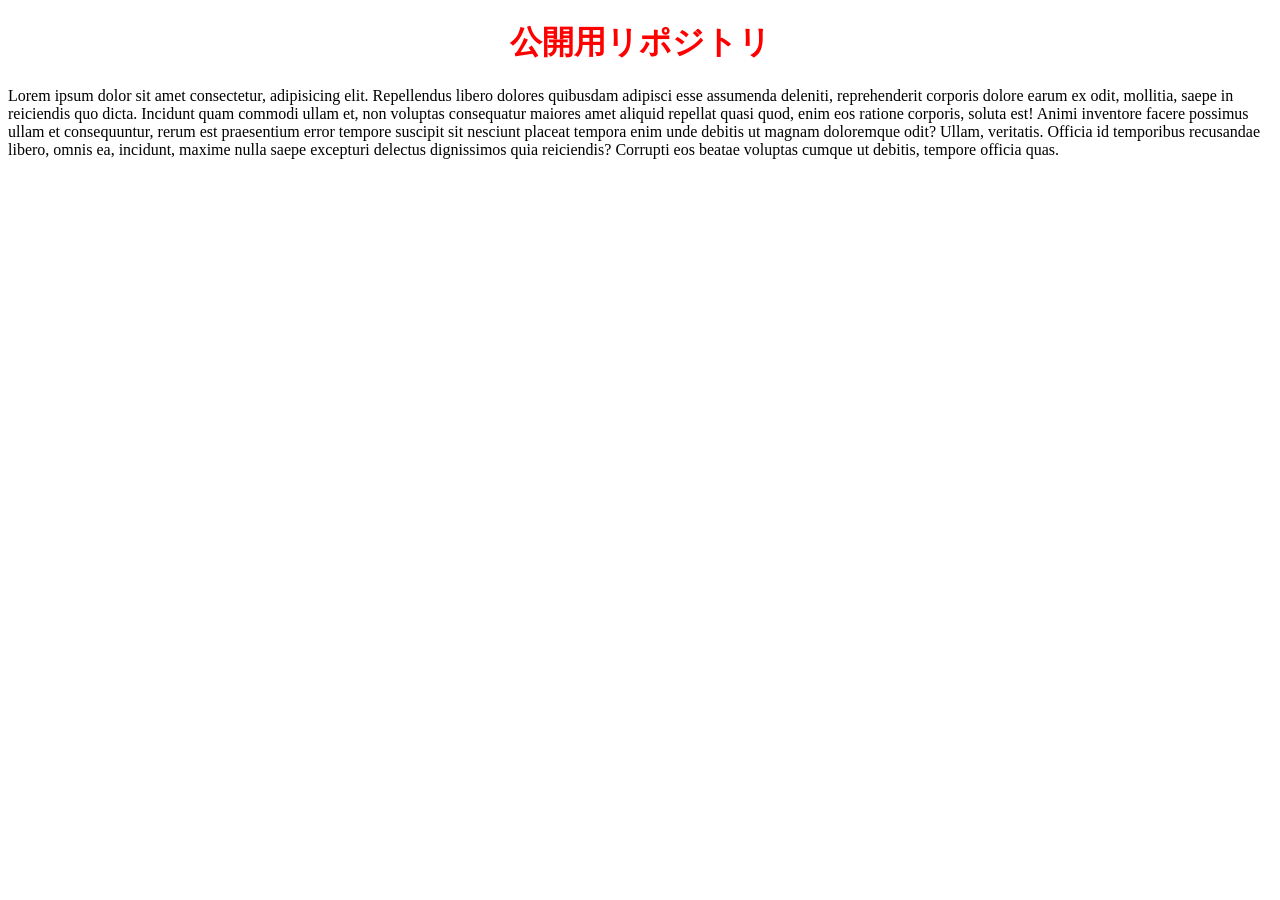
<file: index.html>
<!DOCTYPE html>
<html lang="ja">
<head>
    <meta charset="UTF-8">
    <meta name="viewport" content="width=device-width, initial-scale=1.0">
    <title>公開用リポジトリ</title>
    <link rel="stylesheet" href=css/style.css
    ">
</head>
<body>
    <h1>公開用リポジトリ</h1>
    <p>Lorem ipsum dolor sit amet consectetur, adipisicing elit. Repellendus libero dolores quibusdam adipisci esse assumenda deleniti, reprehenderit corporis dolore earum ex odit, mollitia, saepe in reiciendis quo dicta. Incidunt quam commodi ullam et, non voluptas consequatur maiores amet aliquid repellat quasi quod, enim eos ratione corporis, soluta est! Animi inventore facere possimus ullam et consequuntur, rerum est praesentium error tempore suscipit sit nesciunt placeat tempora enim unde debitis ut magnam doloremque odit? Ullam, veritatis. Officia id temporibus recusandae libero, omnis ea, incidunt, maxime nulla saepe excepturi delectus dignissimos quia reiciendis? Corrupti eos beatae voluptas cumque ut debitis, tempore officia quas.</p>

  <video src="video/img/fire.mp4"></video>

</body>
</html>
</file>
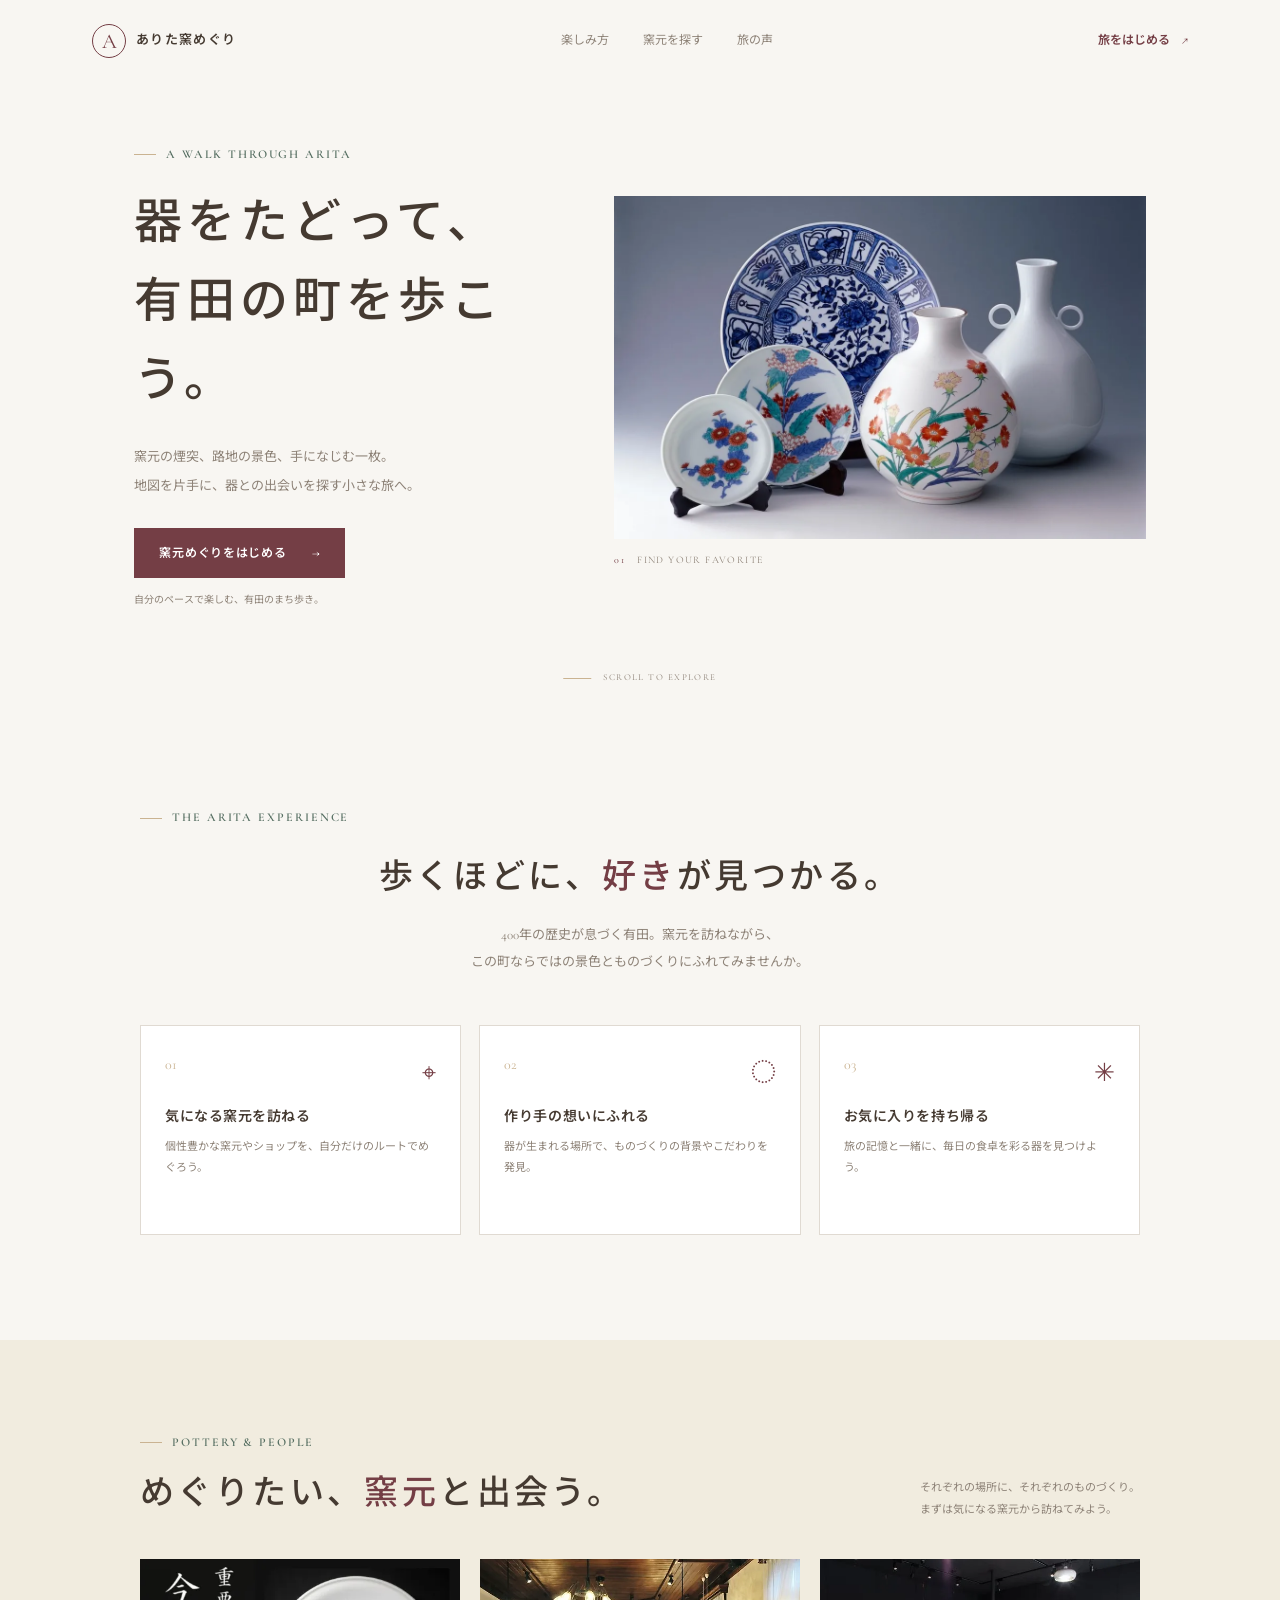
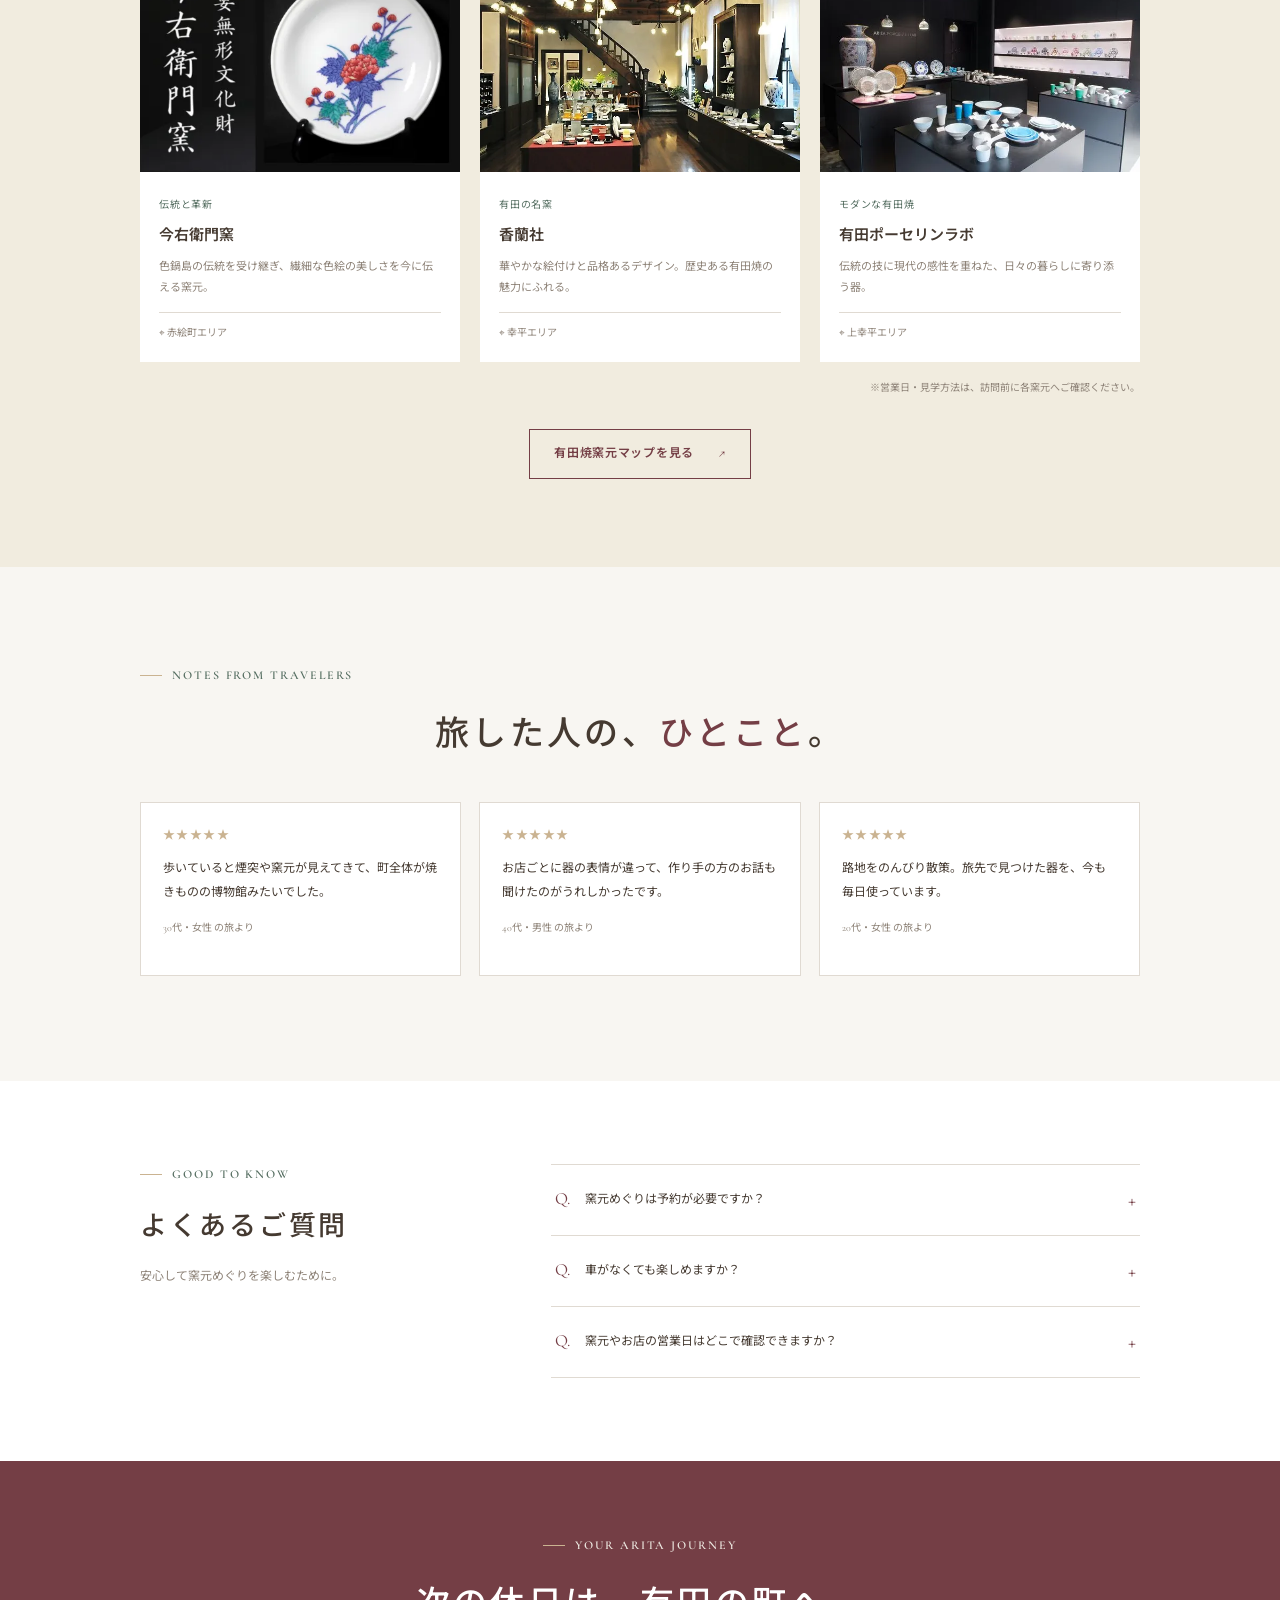
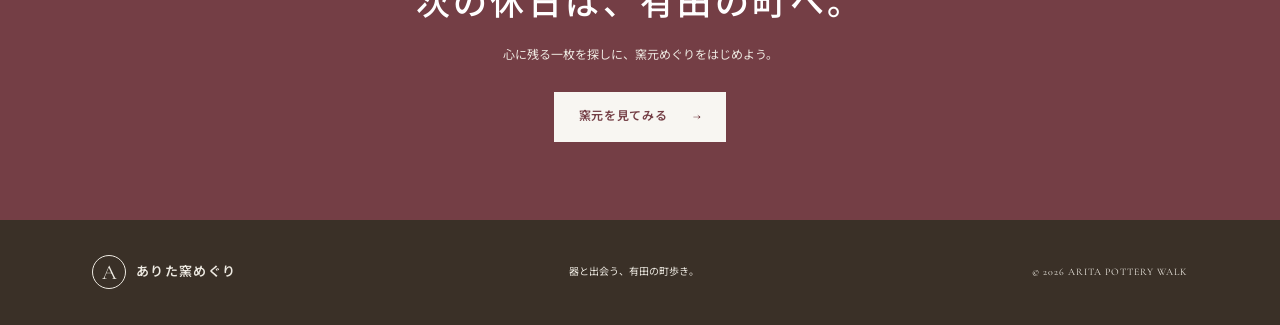
<file: 10-30/index.html>
<!doctype html>
<html lang="ja">
<head>
  <meta charset="utf-8">
  <meta name="viewport" content="width=device-width, initial-scale=1">
  <meta name="theme-color" content="#f7f5f0">
  <meta name="description" content="有田の町を歩いて、窯元とお気に入りの器に出会う小さな旅へ。">
  <title>ありた窯めぐり｜器と出会う、町歩き</title>
  <link rel="preconnect" href="https://fonts.googleapis.com">
  <link rel="preconnect" href="https://fonts.gstatic.com" crossorigin>
  <link href="https://fonts.googleapis.com/css2?family=Cormorant+Garamond:wght@400;500;600&family=Noto+Sans+JP:wght@400;500;600;700&display=swap" rel="stylesheet">
  <link rel="stylesheet" href="css/style.css">
  <script src="js/script.js" defer></script>
</head>
<body>
  <header class="site-header">
    <a class="brand" href="#" aria-label="ありた窯めぐり ホーム">
      <span class="brand-mark" aria-hidden="true">A</span>
      <span class="brand-name">ありた窯めぐり</span>
    </a>
    <nav class="site-nav" aria-label="メインナビゲーション">
      <a href="#about">楽しみ方</a>
      <a href="#spots">窯元を探す</a>
      <a href="#voices">旅の声</a>
    </nav>
    <a class="header-cta" href="#spots">旅をはじめる <span aria-hidden="true">↗</span></a>
  </header>

  <main>
    <section class="hero" aria-labelledby="hero-title">
      <div class="hero-copy">
        <p class="eyebrow"><span></span> A WALK THROUGH ARITA</p>
        <h1 id="hero-title">器をたどって、<br>有田の町を歩こう。</h1>
        <p class="hero-description">窯元の煙突、路地の景色、手になじむ一枚。<br>地図を片手に、器との出会いを探す小さな旅へ。</p>
        <a class="button button-primary" href="#spots">窯元めぐりをはじめる <span aria-hidden="true">→</span></a>
        <p class="hero-note">自分のペースで楽しむ、有田のまち歩き。</p>
      </div>
      <figure class="hero-visual">
        <img src="main_visual.webp" alt="有田の町並みと器をイメージしたメインビジュアル">
              
        <figcaption><span>01</span> FIND YOUR FAVORITE</figcaption>
      </figure>
      <a class="scroll-cue" href="#about"><span></span> SCROLL TO EXPLORE</a>
    </section>

    <section class="intro section-wrap" id="about">
      <p class="eyebrow"><span></span> THE ARITA EXPERIENCE</p>
      <h2>歩くほどに、<em>好き</em>が見つかる。</h2>
      <p class="section-lead">400年の歴史が息づく有田。窯元を訪ねながら、<br class="desktop-break">この町ならではの景色とものづくりにふれてみませんか。</p>
      <div class="feature-grid">
        <article class="feature-card">
          <span class="feature-number">01</span>
          <span class="feature-icon" aria-hidden="true">⌖</span>
          <h3>気になる窯元を訪ねる</h3>
          <p>個性豊かな窯元やショップを、自分だけのルートでめぐろう。</p>
        </article>
        <article class="feature-card">
          <span class="feature-number">02</span>
          <span class="feature-icon" aria-hidden="true">◌</span>
          <h3>作り手の想いにふれる</h3>
          <p>器が生まれる場所で、ものづくりの背景やこだわりを発見。</p>
        </article>
        <article class="feature-card">
          <span class="feature-number">03</span>
          <span class="feature-icon" aria-hidden="true">✳</span>
          <h3>お気に入りを持ち帰る</h3>
          <p>旅の記憶と一緒に、毎日の食卓を彩る器を見つけよう。</p>
        </article>
      </div>
    </section>

    <section class="spots-section" id="spots">
      <div class="section-wrap">
        <div class="section-heading">
          <div>
            <p class="eyebrow"><span></span> POTTERY &amp; PEOPLE</p>
            <h2>めぐりたい、<em>窯元</em>と出会う。</h2>
          </div>
          <p>それぞれの場所に、それぞれのものづくり。<br>まずは気になる窯元から訪ねてみよう。</p>
        </div>
        <div class="spot-grid" id="spot-list" aria-live="polite">
       
        

      
        </div>
        <p class="list-note">※営業日・見学方法は、訪問前に各窯元へご確認ください。</p>
        <div class="map-link-wrap">
          <a class="button button-outline" href="https://www.arita.jp/sanpin/map/" target="_blank" rel="noopener noreferrer">
            有田焼窯元マップを見る <span aria-hidden="true">↗</span>
          </a>
        </div>
      </div>
    </section>

    <section class="voices-section section-wrap" id="voices">
      <p class="eyebrow"><span></span> NOTES FROM TRAVELERS</p>
      <h2>旅した人の、<em>ひとこと</em>。</h2>
      <div class="voice-grid" id="voice-list"></div>
    </section>

    <section class="faq-section">
      <div class="section-wrap faq-wrap">
        <div>
          <p class="eyebrow"><span></span> GOOD TO KNOW</p>
          <h2>よくあるご質問</h2>
          <p class="faq-intro">安心して窯元めぐりを楽しむために。</p>
        </div>
        <div class="faq-list" id="faq-list"></div>
      </div>
    </section>

    <section class="closing-cta">
      <p class="eyebrow"><span></span> YOUR ARITA JOURNEY</p>
      <h2>次の休日は、有田の町へ。</h2>
      <p>心に残る一枚を探しに、窯元めぐりをはじめよう。</p>
      <a class="button button-light" href="#spots">窯元を見てみる <span aria-hidden="true">→</span></a>
    </section>
  </main>

  <footer class="site-footer">
    <a class="brand footer-brand" href="#">
      <span class="brand-mark" aria-hidden="true">A</span>
      <span class="brand-name">ありた窯めぐり</span>
    </a>
    <p>器と出会う、有田の町歩き。</p>
    <small>&copy; 2026 ARITA POTTERY WALK</small>
  </footer>
</body>
</html>
</file>
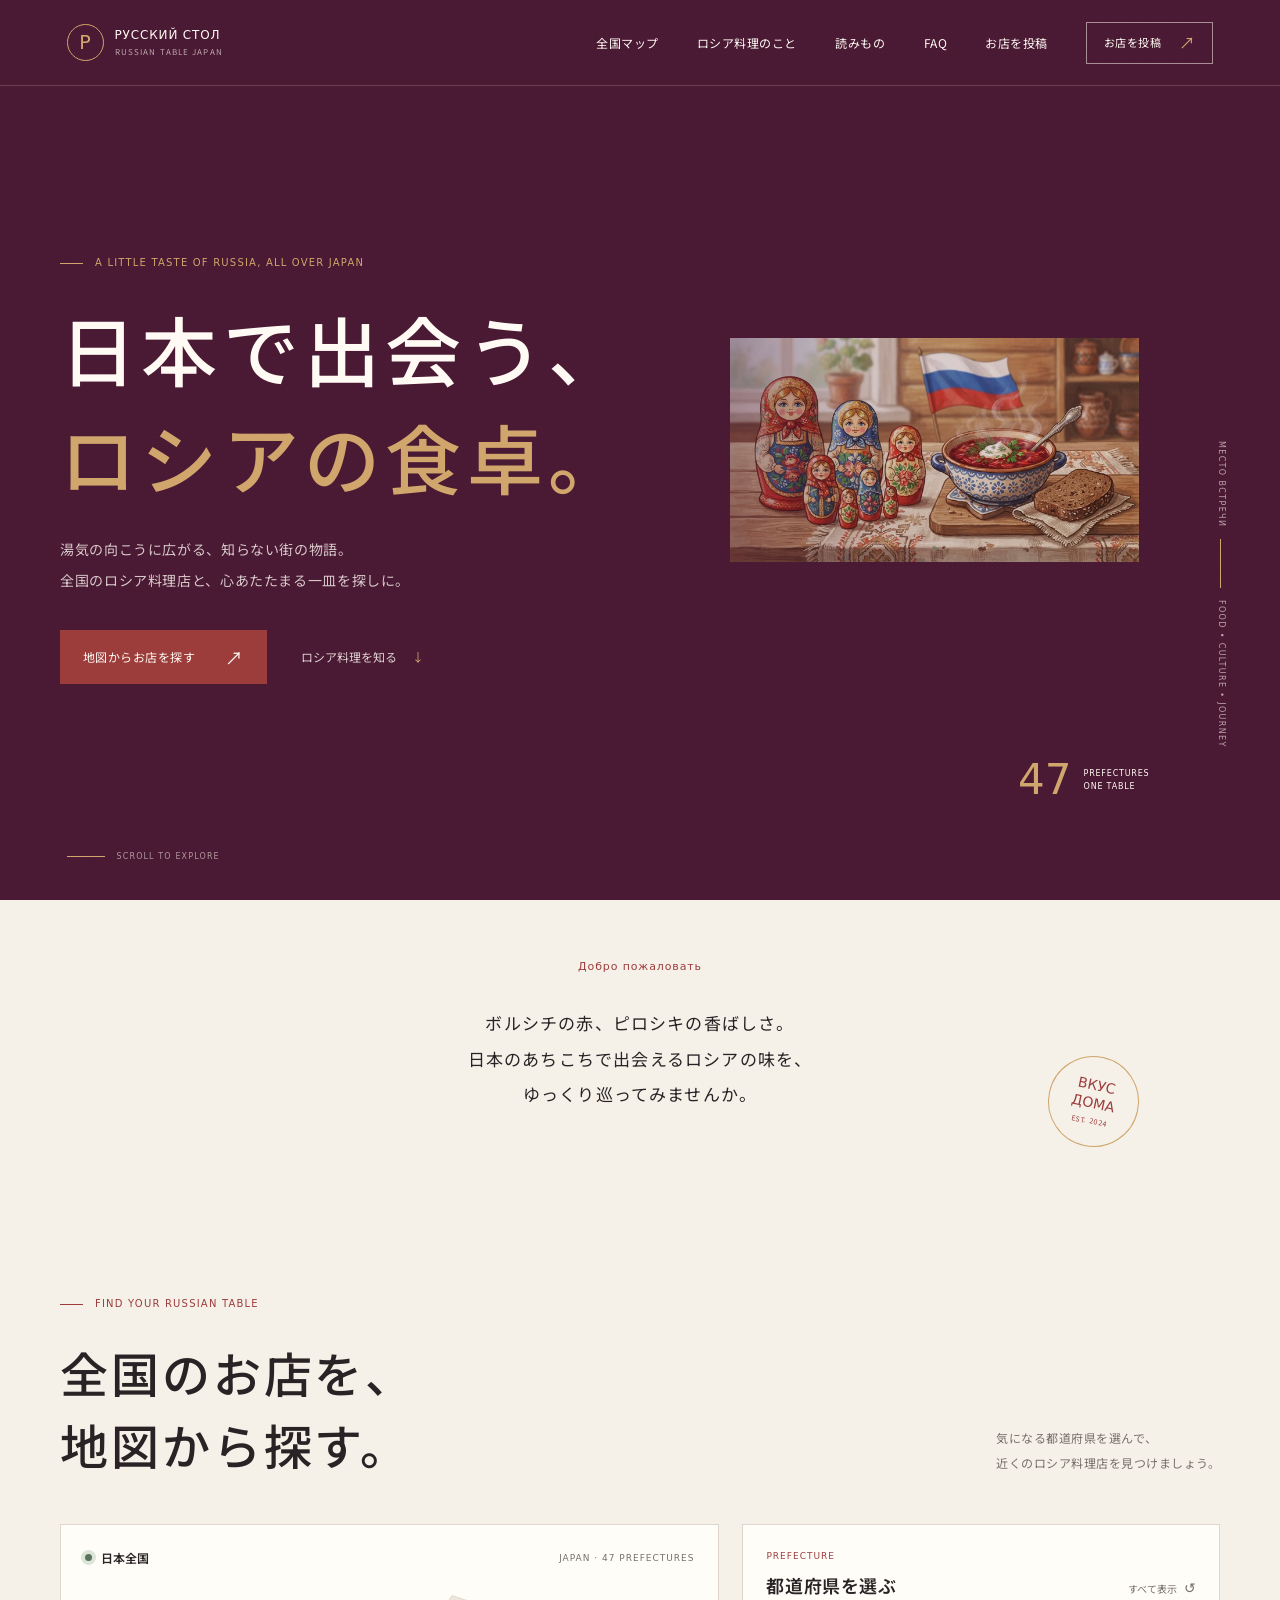
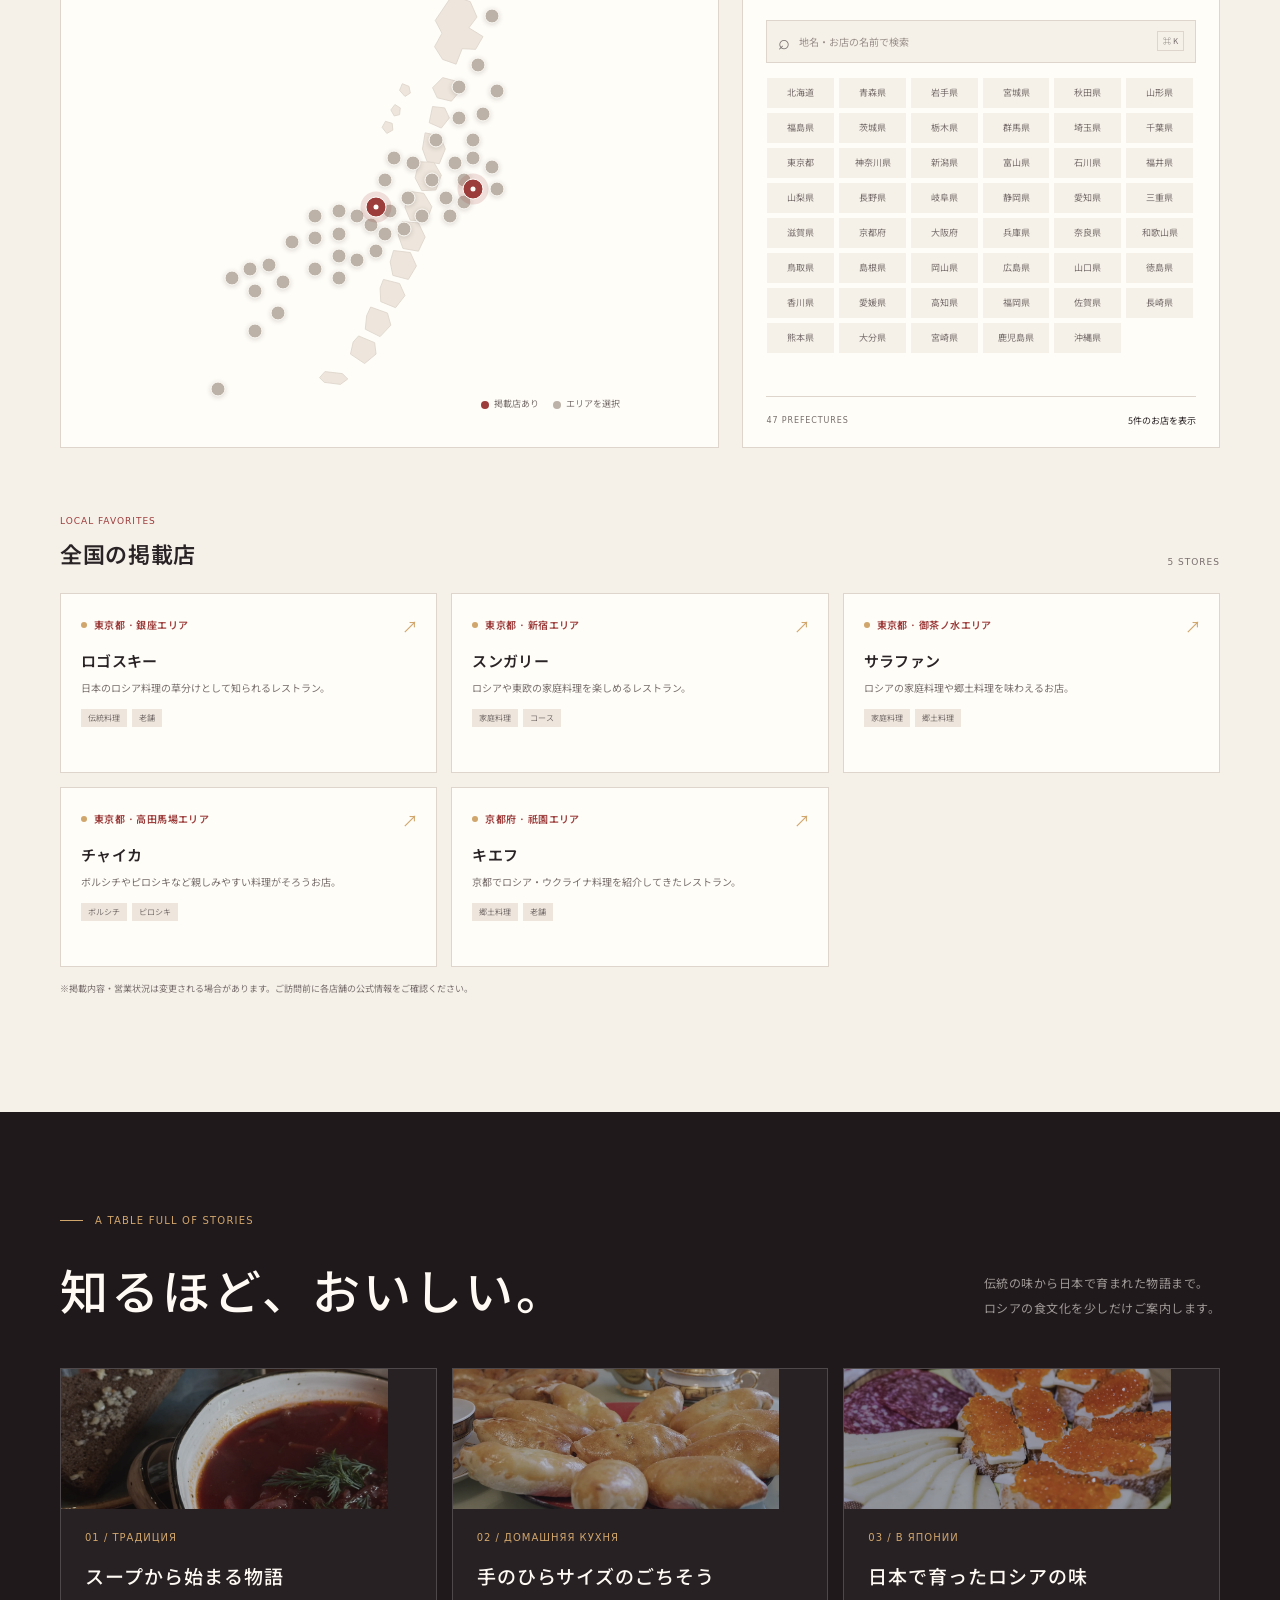
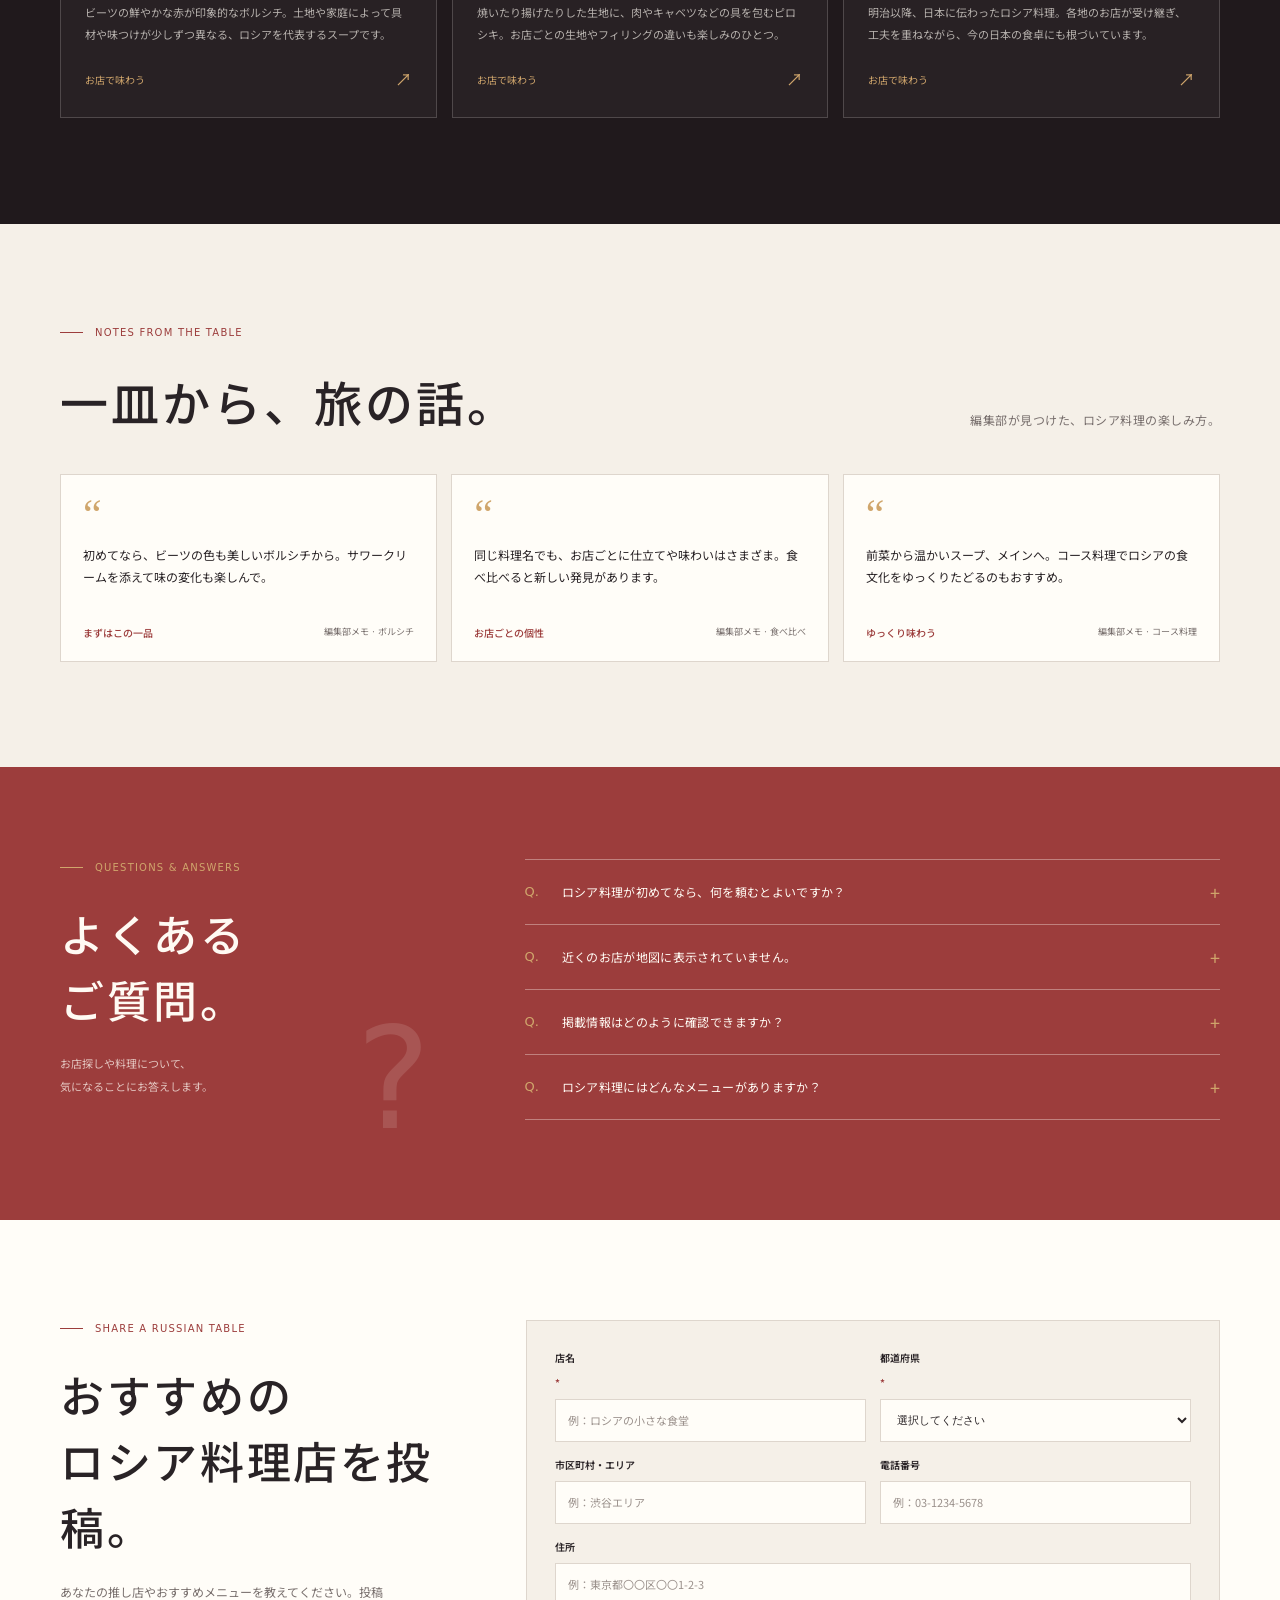
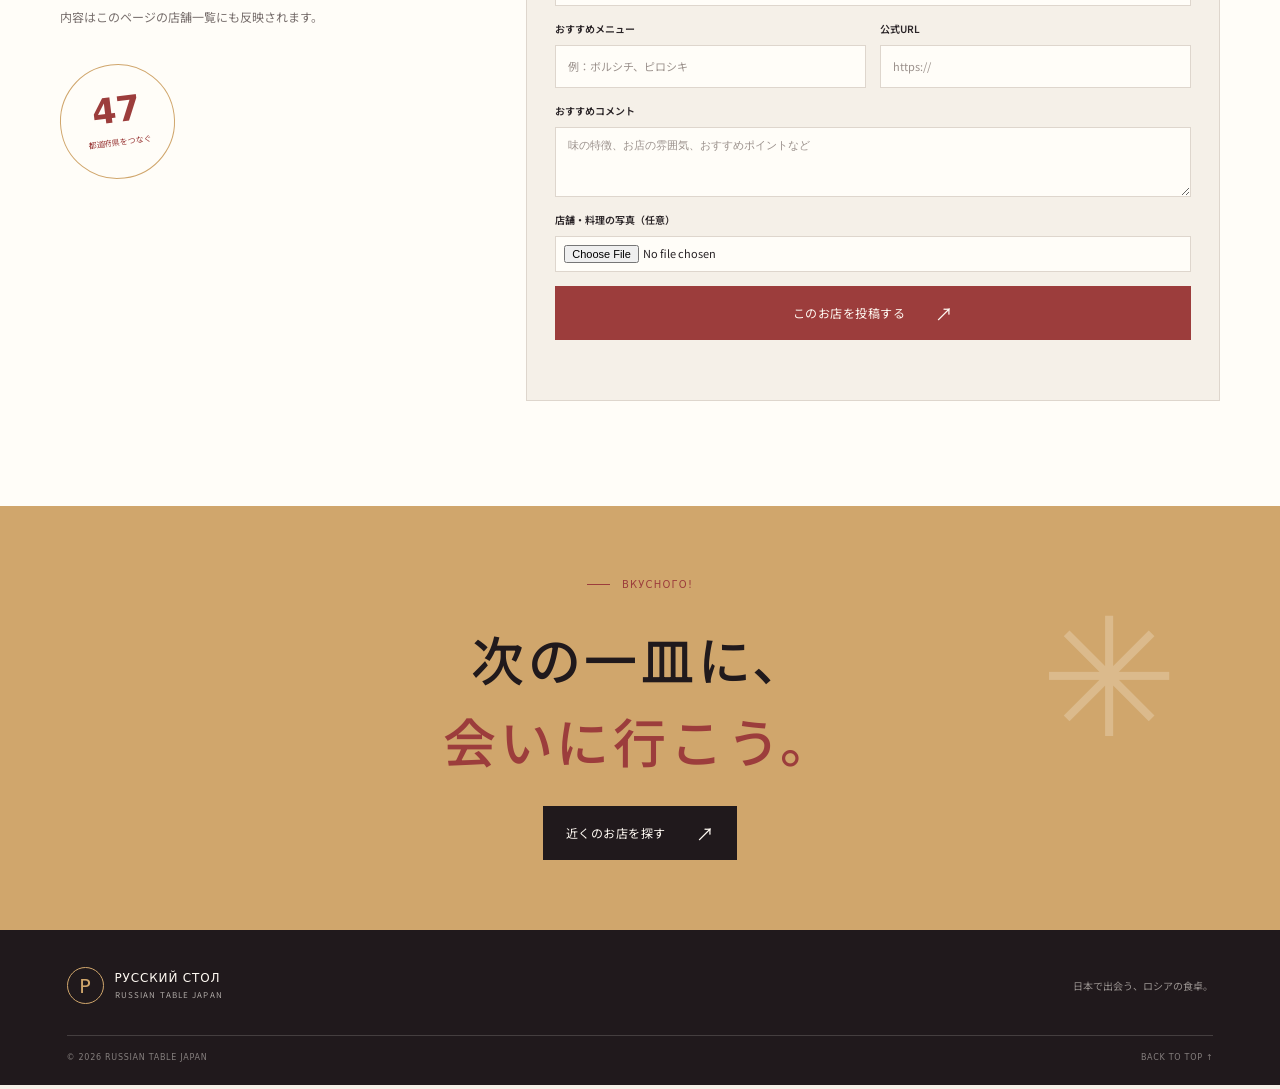
<file: russia_ok/index.html>
<!doctype html>
<html lang="ja">
<head>
  <meta charset="utf-8">
  <meta name="viewport" content="width=device-width, initial-scale=1">
  <meta name="theme-color" content="#20191c">
  <meta name="description" content="日本全国のロシア料理店と、伝統料理の魅力を見つける旅のガイド。">
  <title>РУССКИЙ СТОЛ — 日本のロシア料理店マップ</title>
  <link rel="preconnect" href="https://fonts.googleapis.com">
  <link rel="preconnect" href="https://fonts.gstatic.com" crossorigin>
  <link href="https://fonts.googleapis.com/css2?family=Cherry+Cream+Soda&family=Noto+Sans+JP:wght@400;500;600;700&display=swap" rel="stylesheet">
  <link rel="stylesheet" href="css/style.css">
  <script src="js/script.js" defer></script>
</head>
<body>
  <header class="site-header">
    <a class="brand" href="#top" aria-label="РУССКИЙ СТОЛ ホーム">
      <span class="brand-mark" aria-hidden="true">Р</span>
      <span class="brand-copy"><span>РУССКИЙ СТОЛ</span><small>RUSSIAN TABLE JAPAN</small></span>
    </a>
    <button class="menu-toggle" type="button" aria-expanded="false" aria-controls="primary-nav" aria-label="メニューを開く">
      <span></span><span></span>
    </button>
    <nav class="primary-nav" id="primary-nav" aria-label="メインメニュー">
      <a href="#map">全国マップ</a>
      <a href="#stories">ロシア料理のこと</a>
      <a href="#voices">読みもの</a>
      <a href="#faq">FAQ</a>
      <a href="#submit">お店を投稿</a>
    </nav>
    <a class="header-cta" href="#submit">お店を投稿 <span aria-hidden="true">↗</span></a>
  </header>

  <main>
    <section class="hero" id="top" aria-labelledby="hero-title">
      <img class="hero-image" src="r_flag.webp" alt="マトリョーシカとロシア料理のイラスト">
      <div class="hero-grain" aria-hidden="true"></div>
      <div class="hero-content">
        <p class="eyebrow"><span></span> A LITTLE TASTE OF RUSSIA, ALL OVER JAPAN</p>
        <h1 id="hero-title">日本で出会う、<br><em>ロシアの食卓。</em></h1>
        <p class="hero-description">湯気の向こうに広がる、知らない街の物語。<br>全国のロシア料理店と、心あたたまる一皿を探しに。</p>
        <div class="hero-actions">
          <a class="button button-primary" href="#map">地図からお店を探す <span aria-hidden="true">↗</span></a>
          <a class="text-link" href="#stories">ロシア料理を知る <span aria-hidden="true">↓</span></a>
        </div>
      </div>
      <div class="hero-side-note" aria-hidden="true"><span>МЕСТО ВСТРЕЧИ</span><i></i> FOOD • CULTURE • JOURNEY</div>
      <div class="hero-index"><strong>47</strong><span>PREFECTURES<br>ONE TABLE</span></div>
      <a class="scroll-cue" href="#map"><span></span>SCROLL TO EXPLORE</a>
    </section>

    <section class="intro section-wrap" aria-label="このサイトについて">
      <p class="intro-kicker">Добро пожаловать</p>
      <p class="intro-copy">ボルシチの赤、ピロシキの香ばしさ。<br>日本のあちこちで出会えるロシアの味を、<br class="mobile-break">ゆっくり巡ってみませんか。</p>
      <div class="intro-stamp" aria-hidden="true">ВКУС<br>ДОМА<small>EST. 2024</small></div>
    </section>

    <section class="map-section section-wrap" id="map" aria-labelledby="map-title">
      <div class="section-heading">
        <div>
          <p class="eyebrow eyebrow-dark"><span></span> FIND YOUR RUSSIAN TABLE</p>
          <h2 id="map-title">全国のお店を、<br class="mobile-break">地図から探す。</h2>
        </div>
        <p class="section-lead">気になる都道府県を選んで、<br>近くのロシア料理店を見つけましょう。</p>
      </div>
      <div class="map-layout">
        <div class="map-card">
          <div class="map-card-top">
            <div><span class="map-live-dot"></span><span id="map-status">日本全国</span></div>
            <span class="map-caption">JAPAN · 47 PREFECTURES</span>
          </div>
          <div class="map-canvas" id="japan-map" aria-label="都道府県を選択できる日本地図">
            <svg class="japan-silhouette" viewBox="0 0 500 660" role="presentation" aria-hidden="true">
              <path d="M343 35 370 44 380 67 368 83 389 96 378 115 358 114 349 137 329 130 317 111 328 91 318 72Z"/>
              <path d="m329 157 19 5 5 17-11 13-21-5-7-15Z"/>
              <path d="m314 200 18 2 7 15-12 15-18-8Z"/>
              <path d="m303 239 22 5 8 19-9 22-18-3-7-19Z"/>
              <path d="m294 282 22 1 11 19-8 22-21 1-10-19Z"/>
              <path d="m279 326 22 3 12 20-8 21-24-1-8-19Z"/>
              <path d="m269 371 24 2 10 21-10 21-23-4-7-20Z"/>
              <path d="m256 414 25 3 9 20-12 20-23-6-4-20Z"/>
              <path d="m241 457 24 6 8 18-14 18-22-9-1-20Z"/>
              <path d="m222 498 25 9 5 18-16 17-22-11 2-20Z"/>
              <path d="m204 541 24 10 2 17-17 14-21-14 4-18Z"/>
              <path d="m154 594 26 3 8 8-11 8-24-3-7-7Z"/>
              <path d="m269 166 10 4 2 10-8 5-8-9Z"/>
              <path d="m258 197 8 5-1 10-8 2-5-9Z"/>
              <path d="m244 222 10 3 1 10-9 5-7-9Z"/>
            </svg>
            <div class="map-pins" id="map-pins"></div>
            <div class="map-legend"><span><i class="legend-pin"></i>掲載店あり</span><span><i class="legend-empty"></i>エリアを選択</span></div>
          </div>
        </div>
        <div class="finder-panel">
          <div class="finder-top">
            <div><span class="micro-label">PREFECTURE</span><h3>都道府県を選ぶ</h3></div>
            <button type="button" class="reset-button" id="reset-filter">すべて表示 <span aria-hidden="true">↺</span></button>
          </div>
          <label class="search-box">
            <span class="visually-hidden">都道府県やお店を検索</span>
            <span aria-hidden="true">⌕</span>
            <input id="search-input" type="search" placeholder="地名・お店の名前で検索" autocomplete="off">
            <kbd>⌘ K</kbd>
          </label>
          <div class="prefecture-list" id="prefecture-list" aria-label="47都道府県"></div>
          <div class="finder-footer"><span>47 PREFECTURES</span><span id="result-count">全国のお店を表示</span></div>
        </div>
      </div>
      <div class="results-heading">
        <div><p class="micro-label">LOCAL FAVORITES</p><h3 id="results-title">全国の掲載店</h3></div>
        <span class="results-count" id="venue-count"></span>
      </div>
      <div class="venue-grid" id="venue-grid" aria-live="polite"></div>
      <p class="listing-note">※掲載内容・営業状況は変更される場合があります。ご訪問前に各店舗の公式情報をご確認ください。</p>
    </section>

    <section class="stories-section" id="stories" aria-labelledby="stories-title">
      <div class="section-wrap stories-inner">
        <div class="section-heading stories-heading">
          <div><p class="eyebrow"><span></span> A TABLE FULL OF STORIES</p><h2 id="stories-title">知るほど、おいしい。</h2></div>
          <p class="section-lead">伝統の味から日本で育まれた物語まで。<br>ロシアの食文化を少しだけご案内します。</p>
        </div>
        <div class="story-grid" id="story-grid"></div>
      </div>
    </section>

    <section class="voices-section section-wrap" id="voices" aria-labelledby="voices-title">
      <div class="voices-heading">
        <div><p class="eyebrow eyebrow-dark"><span></span> NOTES FROM THE TABLE</p><h2 id="voices-title">一皿から、旅の話。</h2></div>
        <p class="section-lead">編集部が見つけた、ロシア料理の楽しみ方。</p>
      </div>
      <div class="voice-grid" id="voice-grid"></div>
    </section>

    <section class="faq-section" id="faq" aria-labelledby="faq-title">
      <div class="section-wrap faq-layout">
        <div class="faq-intro">
          <p class="eyebrow"><span></span> QUESTIONS & ANSWERS</p>
          <h2 id="faq-title">よくある<br>ご質問。</h2>
          <p>お店探しや料理について、<br>気になることにお答えします。</p>
          <span class="faq-ornament" aria-hidden="true">?</span>
        </div>
        <div class="faq-list" id="faq-list"></div>
      </div>
    </section>

    <section class="submit-section" id="submit" aria-labelledby="submit-title">
      <div class="section-wrap submit-layout">
        <div class="submit-copy">
          <p class="eyebrow eyebrow-dark"><span></span> SHARE A RUSSIAN TABLE</p>
          <h2 id="submit-title">おすすめの<br>ロシア料理店を投稿。</h2>
          <p>あなたの推し店やおすすめメニューを教えてください。投稿内容はこのページの店舗一覧にも反映されます。</p>
          <div class="submit-stamp" aria-hidden="true"><strong>47</strong><span>都道府県をつなぐ</span></div>
        </div>
        <form class="submission-form" id="submission-form">
          <div class="form-row">
            <label>店名 <span aria-hidden="true">*</span><input name="name" type="text" required placeholder="例：ロシアの小さな食堂"></label>
            <label>都道府県 <span aria-hidden="true">*</span><select name="prefecture" required><option value="">選択してください</option></select></label>
          </div>
          <div class="form-row">
            <label>市区町村・エリア <input name="city" type="text" placeholder="例：渋谷エリア"></label>
            <label>電話番号 <input name="phone" type="tel" placeholder="例：03-1234-5678"></label>
          </div>
          <label>住所 <input name="address" type="text" placeholder="例：東京都〇〇区〇〇1-2-3"></label>
          <div class="form-row">
            <label>おすすめメニュー <input name="menu" type="text" placeholder="例：ボルシチ、ピロシキ"></label>
            <label>公式URL <input name="url" type="url" placeholder="https://"></label>
          </div>
          <label>おすすめコメント <textarea name="comment" rows="4" required placeholder="味の特徴、お店の雰囲気、おすすめポイントなど"></textarea></label>
          <label class="photo-field">店舗・料理の写真（任意）
            <input name="photo" type="file" accept="image/*">
          </label>
          <button class="button button-primary submit-button" type="submit">このお店を投稿する <span aria-hidden="true">↗</span></button>
          <p class="form-status" id="form-status" role="status"></p>
        </form>
      </div>
    </section>

    <section class="closing-cta">
      <div class="closing-ornament" aria-hidden="true">✳</div>
      <p class="eyebrow"><span></span> ВКУСНОГО!</p>
      <h2>次の一皿に、<br><em>会いに行こう。</em></h2>
      <a class="button button-light" href="#map">近くのお店を探す <span aria-hidden="true">↗</span></a>
    </section>
  </main>

  <footer class="site-footer">
    <a class="brand brand-footer" href="#top">
      <span class="brand-mark" aria-hidden="true">Р</span>
      <span class="brand-copy"><span>РУССКИЙ СТОЛ</span><small>RUSSIAN TABLE JAPAN</small></span>
    </a>
    <p>日本で出会う、ロシアの食卓。</p>
    <div class="footer-bottom"><span>© 2026 RUSSIAN TABLE JAPAN</span><a href="#top">BACK TO TOP ↑</a></div>
  </footer>
</body>
</html>
</file>
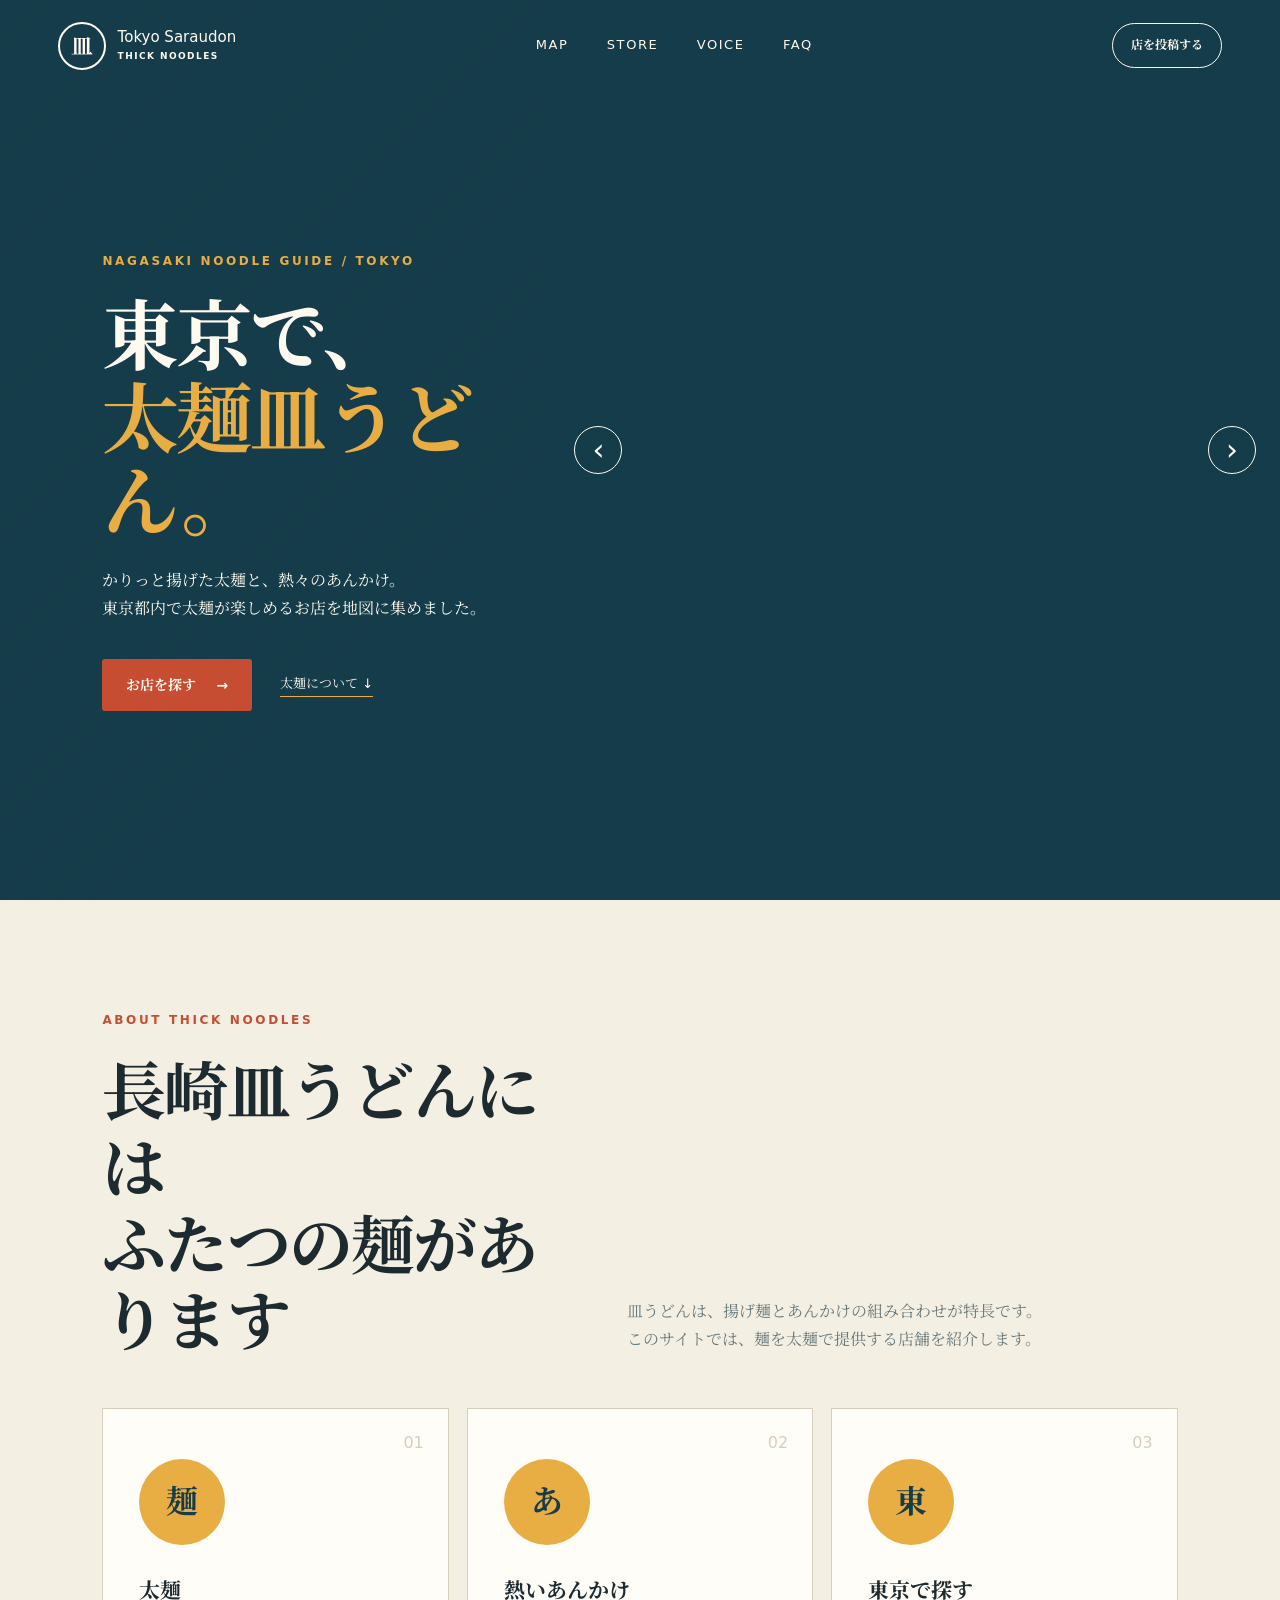
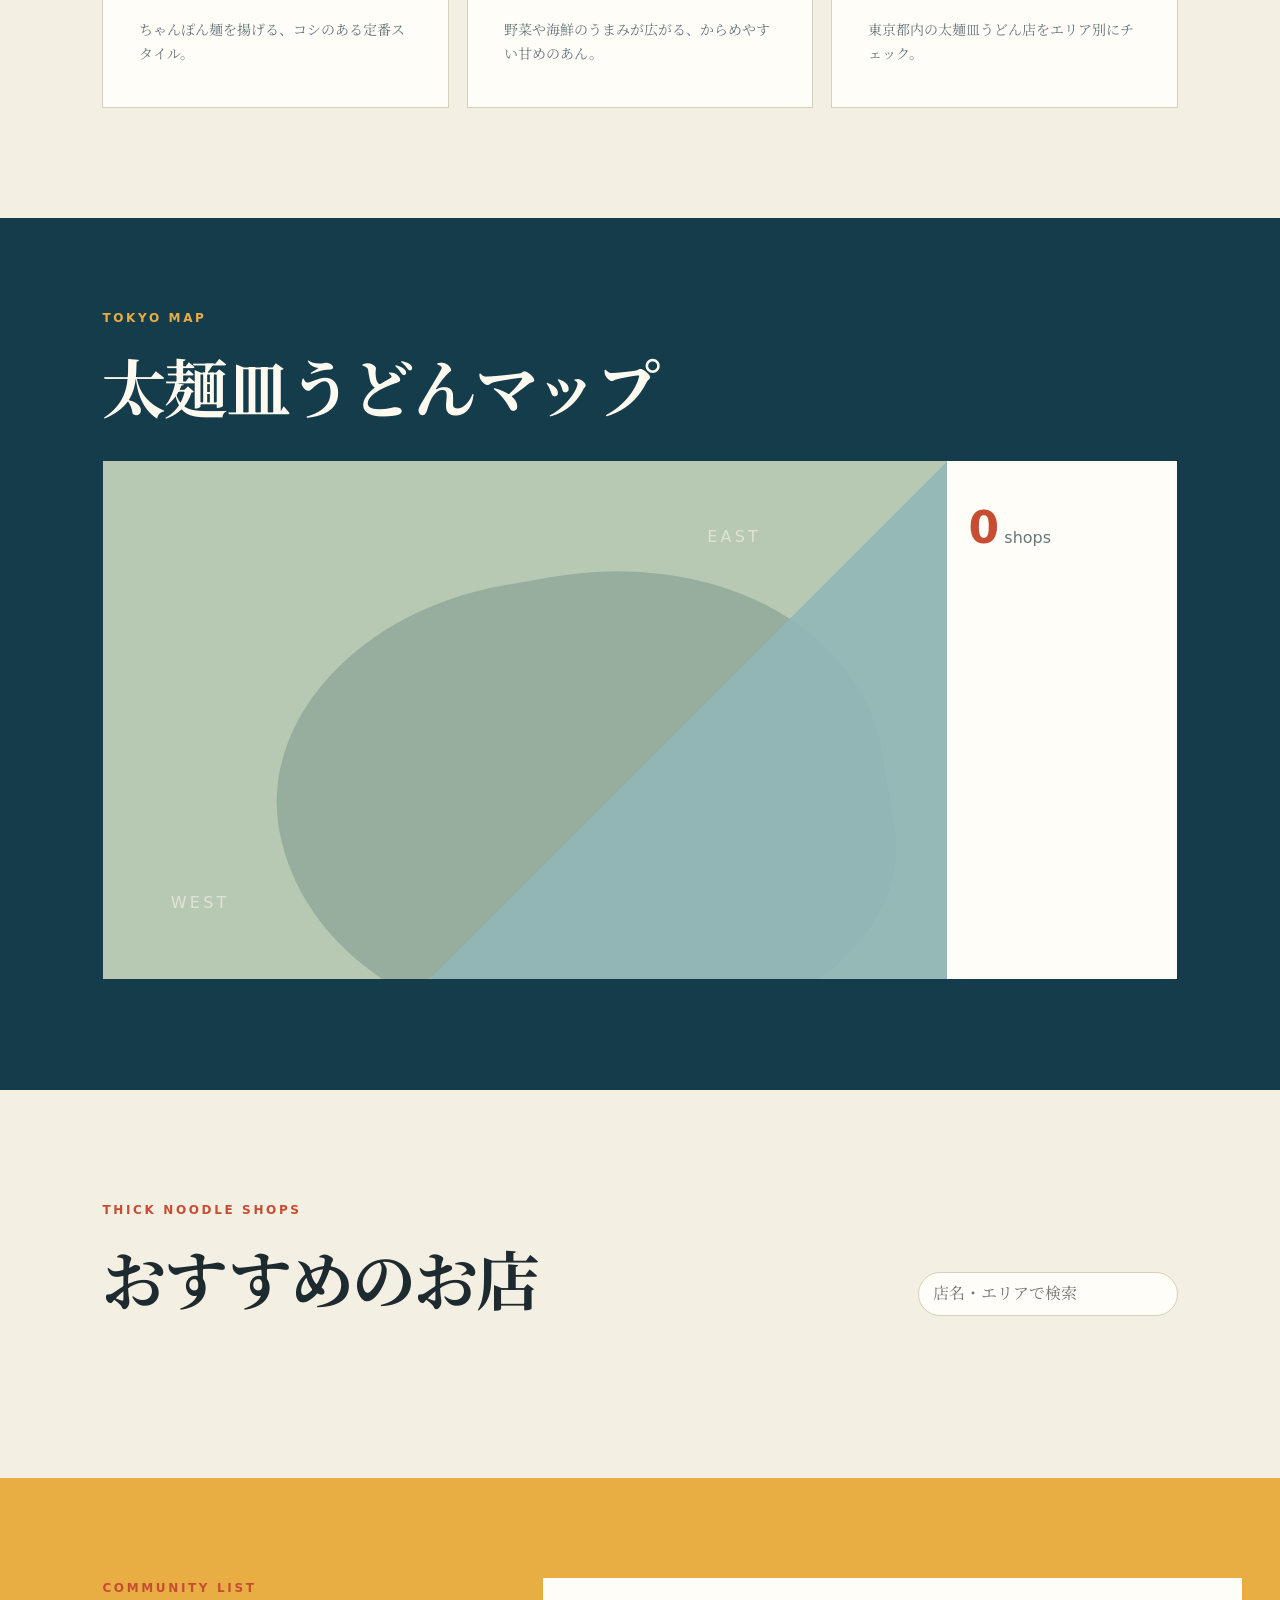
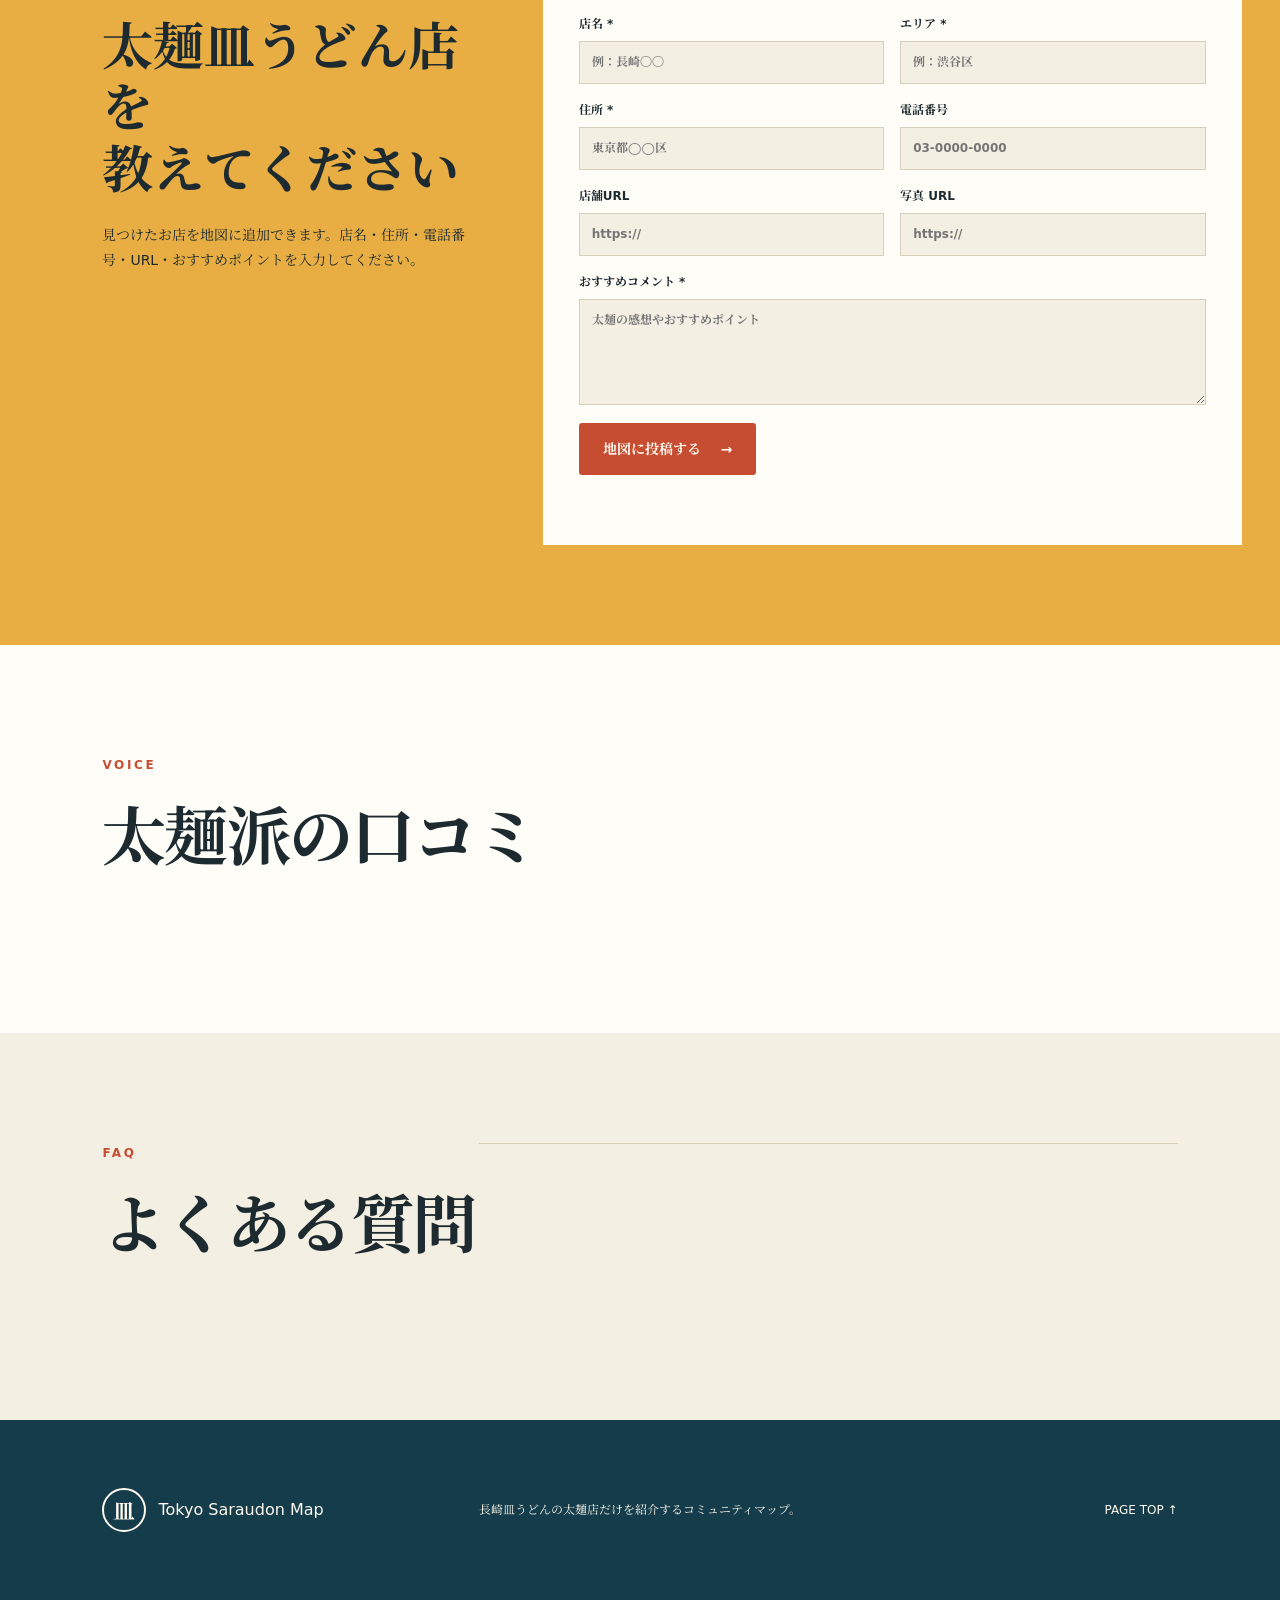
<file: saraudon_ing/index.html>
<!doctype html>
<html lang="ja">
<head>
  <meta charset="utf-8">
  <meta name="viewport" content="width=device-width, initial-scale=1">
  <meta name="description" content="東京で食べられる長崎皿うどん太麺のお店を集めたマップ">
  <title>Tokyo Saraudon Map | 太麺皿うどんマップ</title>
  <link rel="preconnect" href="https://fonts.googleapis.com">
  <link rel="preconnect" href="https://fonts.gstatic.com" crossorigin>
  <link href="https://fonts.googleapis.com/css2?family=Cherry+Cream+Soda&family=Noto+Serif+JP:wght@400;600;700&display=swap" rel="stylesheet">
  <link rel="stylesheet" href="css/style.css">
</head>
<body>
  <header class="site-header" id="top">
    <a class="brand" href="#top" aria-label="Tokyo Saraudon Map トップ">
      <span class="brand-mark">皿</span>
      <span class="brand-text">Tokyo Saraudon<br><strong>THICK NOODLES</strong></span>
    </a>
    <nav class="main-nav" aria-label="メインメニュー">
      <a href="#map">MAP</a>
      <a href="#shops">STORE</a>
      <a href="#voices">VOICE</a>
      <a href="#faq">FAQ</a>
    </nav>
    <a class="header-cta" href="#submit">店を投稿する</a>
  </header>

  <main>
    <section class="hero" aria-labelledby="hero-title">
      <div class="hero-copy">
        <p class="eyebrow">NAGASAKI NOODLE GUIDE / TOKYO</p>
        <h1 id="hero-title">東京で、<br><span>太麺皿うどん。</span></h1>
        <p class="hero-lead">かりっと揚げた太麺と、熱々のあんかけ。<br>東京都内で太麺が楽しめるお店を地図に集めました。</p>
        <div class="hero-actions">
          <a class="button button-primary" href="#shops">お店を探す <span aria-hidden="true">→</span></a>
          <a class="text-link" href="#about">太麺について <span aria-hidden="true">↓</span></a>
        </div>
      </div>
      <div class="hero-slider" role="region" aria-label="皿うどん画像スライダー" aria-roledescription="carousel">
        <div class="slider-frame" id="sliderFrame">
          <button class="slider-arrow slider-prev" type="button" aria-label="前の画像">‹</button>
          <div class="slider-track" id="sliderTrack"></div>
          <button class="slider-arrow slider-next" type="button" aria-label="次の画像">›</button>
        </div>
        <div class="slider-dots" id="sliderDots" aria-label="スライダー画像選択"></div>
      </div>
    </section>

    <section class="intro" id="about" aria-labelledby="intro-title">
      <div class="section-heading">
        <p class="eyebrow">ABOUT THICK NOODLES</p>
        <h2 id="intro-title">長崎皿うどんには<br>ふたつの麺があります</h2>
      </div>
      <p class="intro-text">皿うどんは、揚げ麺とあんかけの組み合わせが特長です。<br>このサイトでは、麺を太麺で提供する店舗を紹介します。</p>
      <div class="feature-grid">
        <article class="feature-card">
          <span class="feature-number">01</span>
          <div class="feature-icon" aria-hidden="true">麺</div>
          <h3>太麺</h3>
          <p>ちゃんぽん麺を揚げる、コシのある定番スタイル。</p>
        </article>
        <article class="feature-card">
          <span class="feature-number">02</span>
          <div class="feature-icon" aria-hidden="true">あ</div>
          <h3>熱いあんかけ</h3>
          <p>野菜や海鮮のうまみが広がる、からめやすい甘めのあん。</p>
        </article>
        <article class="feature-card">
          <span class="feature-number">03</span>
          <div class="feature-icon" aria-hidden="true">東</div>
          <h3>東京で探す</h3>
          <p>東京都内の太麺皿うどん店をエリア別にチェック。</p>
        </article>
      </div>
    </section>

    <section class="map-section" id="map" aria-labelledby="map-title">
      <div class="section-heading light-heading">
        <p class="eyebrow">TOKYO MAP</p>
        <h2 id="map-title">太麺皿うどんマップ</h2>
      </div>
      <div class="map-layout">
        <div class="tokyo-map" id="tokyoMap" aria-label="東京都のお店マップ">
          <div class="map-sea"></div>
          <span class="map-label map-west">WEST</span>
          <span class="map-label map-east">EAST</span>
          <div class="map-pins" id="mapPins"></div>
        </div>
        <aside class="map-panel">
          <p class="map-count"><strong id="shopCount">0</strong> shops</p>
          <div class="area-filters" id="areaFilters" aria-label="エリア絞り込み"></div>
        </aside>
      </div>
    </section>

    <section class="shops-section" id="shops" aria-labelledby="shops-title">
      <div class="section-heading heading-row">
        <div>
          <p class="eyebrow">THICK NOODLE SHOPS</p>
          <h2 id="shops-title">おすすめのお店</h2>
        </div>
        <label class="search-box">
          <span class="sr-only">店名・エリアで検索</span>
          <input type="search" id="shopSearch" placeholder="店名・エリアで検索">
        </label>
      </div>
      <div class="shop-grid" id="shopGrid"></div>
    </section>

    <section class="submit-section" id="submit" aria-labelledby="submit-title">
      <div class="submit-copy">
        <p class="eyebrow">COMMUNITY LIST</p>
        <h2 id="submit-title">太麺皿うどん店を<br>教えてください</h2>
        <p>見つけたお店を地図に追加できます。店名・住所・電話番号・URL・おすすめポイントを入力してください。</p>
      </div>
      <form class="submit-form" id="submitForm">
        <div class="form-grid">
          <label>店名 *<input name="name" required placeholder="例：長崎〇〇"></label>
          <label>エリア *<input name="area" required placeholder="例：渋谷区"></label>
          <label>住所 *<input name="address" required placeholder="東京都◯◯区"></label>
          <label>電話番号<input name="phone" type="tel" placeholder="03-0000-0000"></label>
          <label>店舗URL<input name="url" type="url" placeholder="https://"></label>
          <label>写真 URL<input name="image" type="url" placeholder="https://"></label>
          <label class="full-field">おすすめコメント *<textarea name="comment" required rows="4" placeholder="太麺の感想やおすすめポイント"></textarea></label>
        </div>
        <button class="button button-primary" type="submit">地図に投稿する <span aria-hidden="true">→</span></button>
        <p class="form-status" id="formStatus" role="status"></p>
      </form>
    </section>

    <section class="voices-section" id="voices" aria-labelledby="voices-title">
      <div class="section-heading">
        <p class="eyebrow">VOICE</p>
        <h2 id="voices-title">太麺派の口コミ</h2>
      </div>
      <div class="voice-grid" id="voiceGrid"></div>
    </section>

    <section class="faq-section" id="faq" aria-labelledby="faq-title">
      <div class="section-heading">
        <p class="eyebrow">FAQ</p>
        <h2 id="faq-title">よくある質問</h2>
      </div>
      <div class="faq-list" id="faqList"></div>
    </section>
  </main>

  <footer class="site-footer">
    <div class="footer-brand">
      <span class="brand-mark">皿</span>
      <p>Tokyo Saraudon Map</p>
    </div>
    <p class="footer-note">長崎皿うどんの太麺店だけを紹介するコミュニティマップ。</p>
    <a href="#top">PAGE TOP ↑</a>
  </footer>

  <script src="js/script.js"></script>
</body>
</html>
</file>
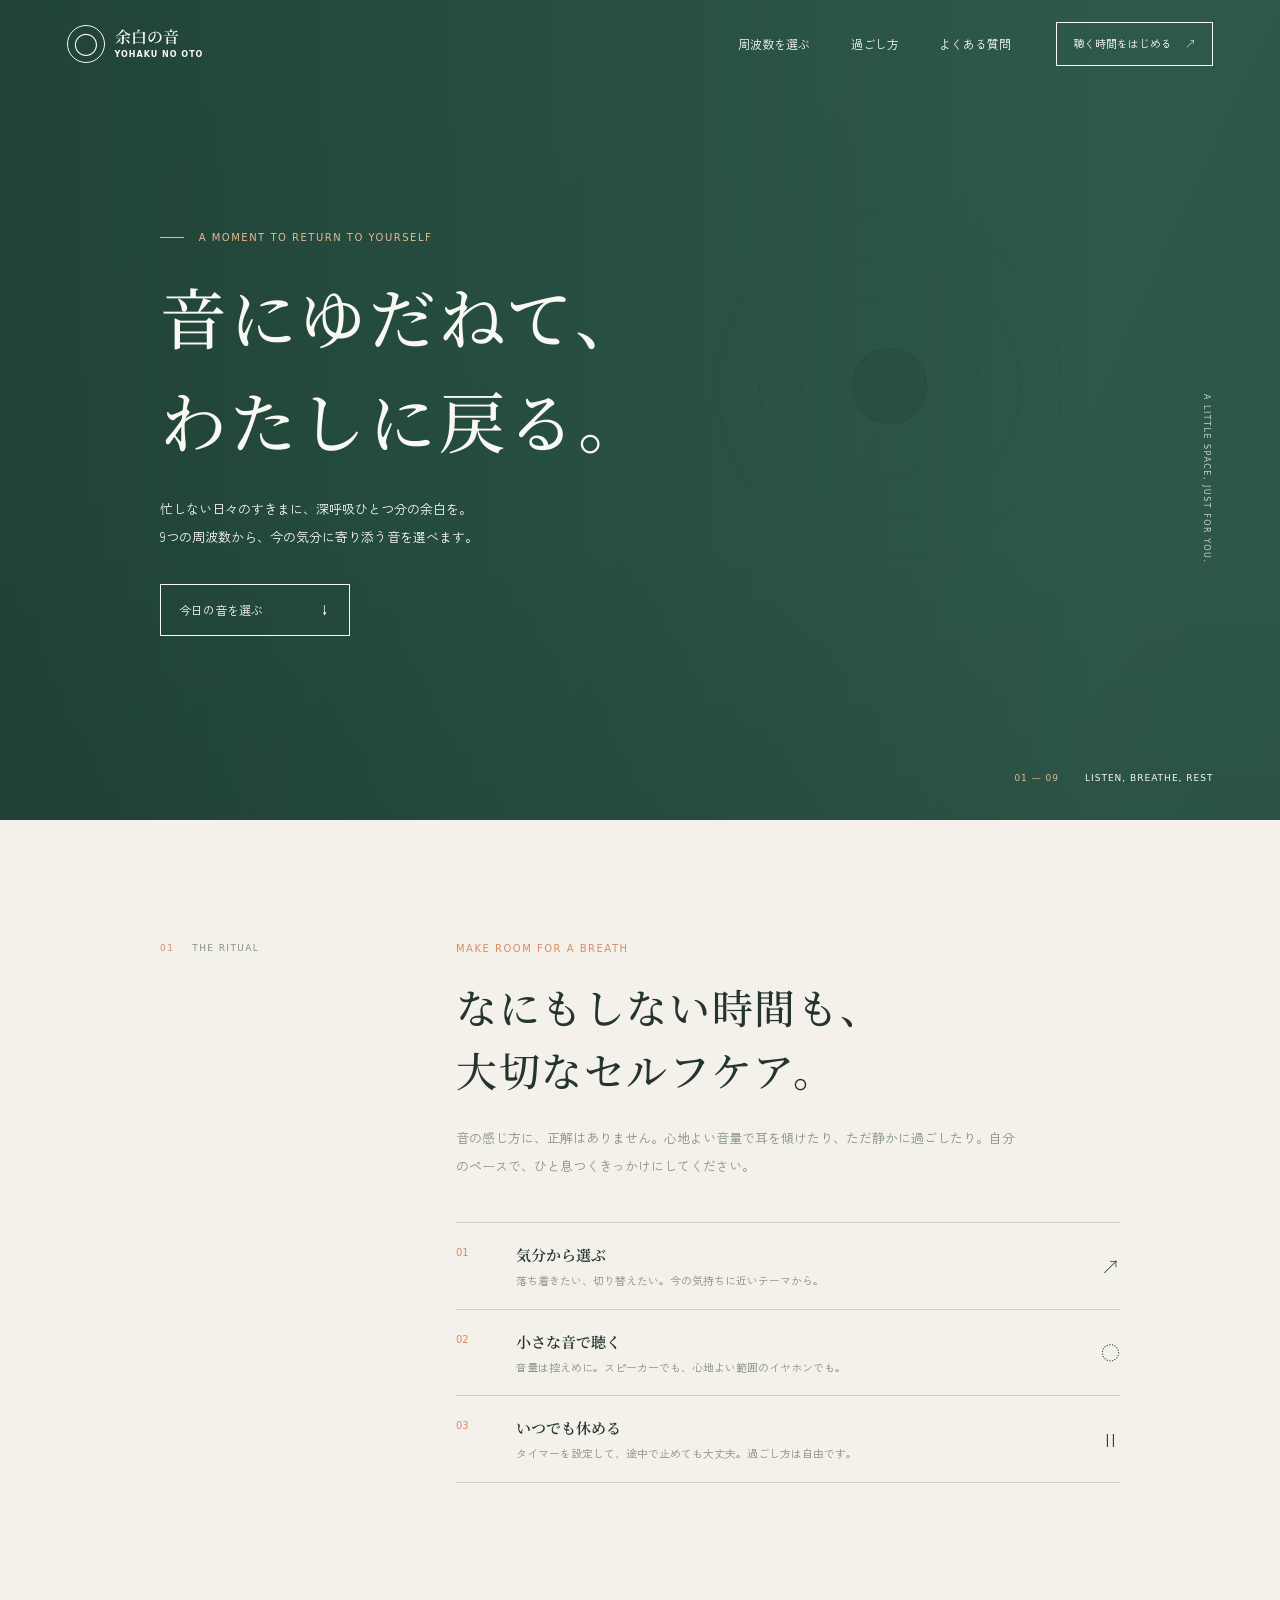
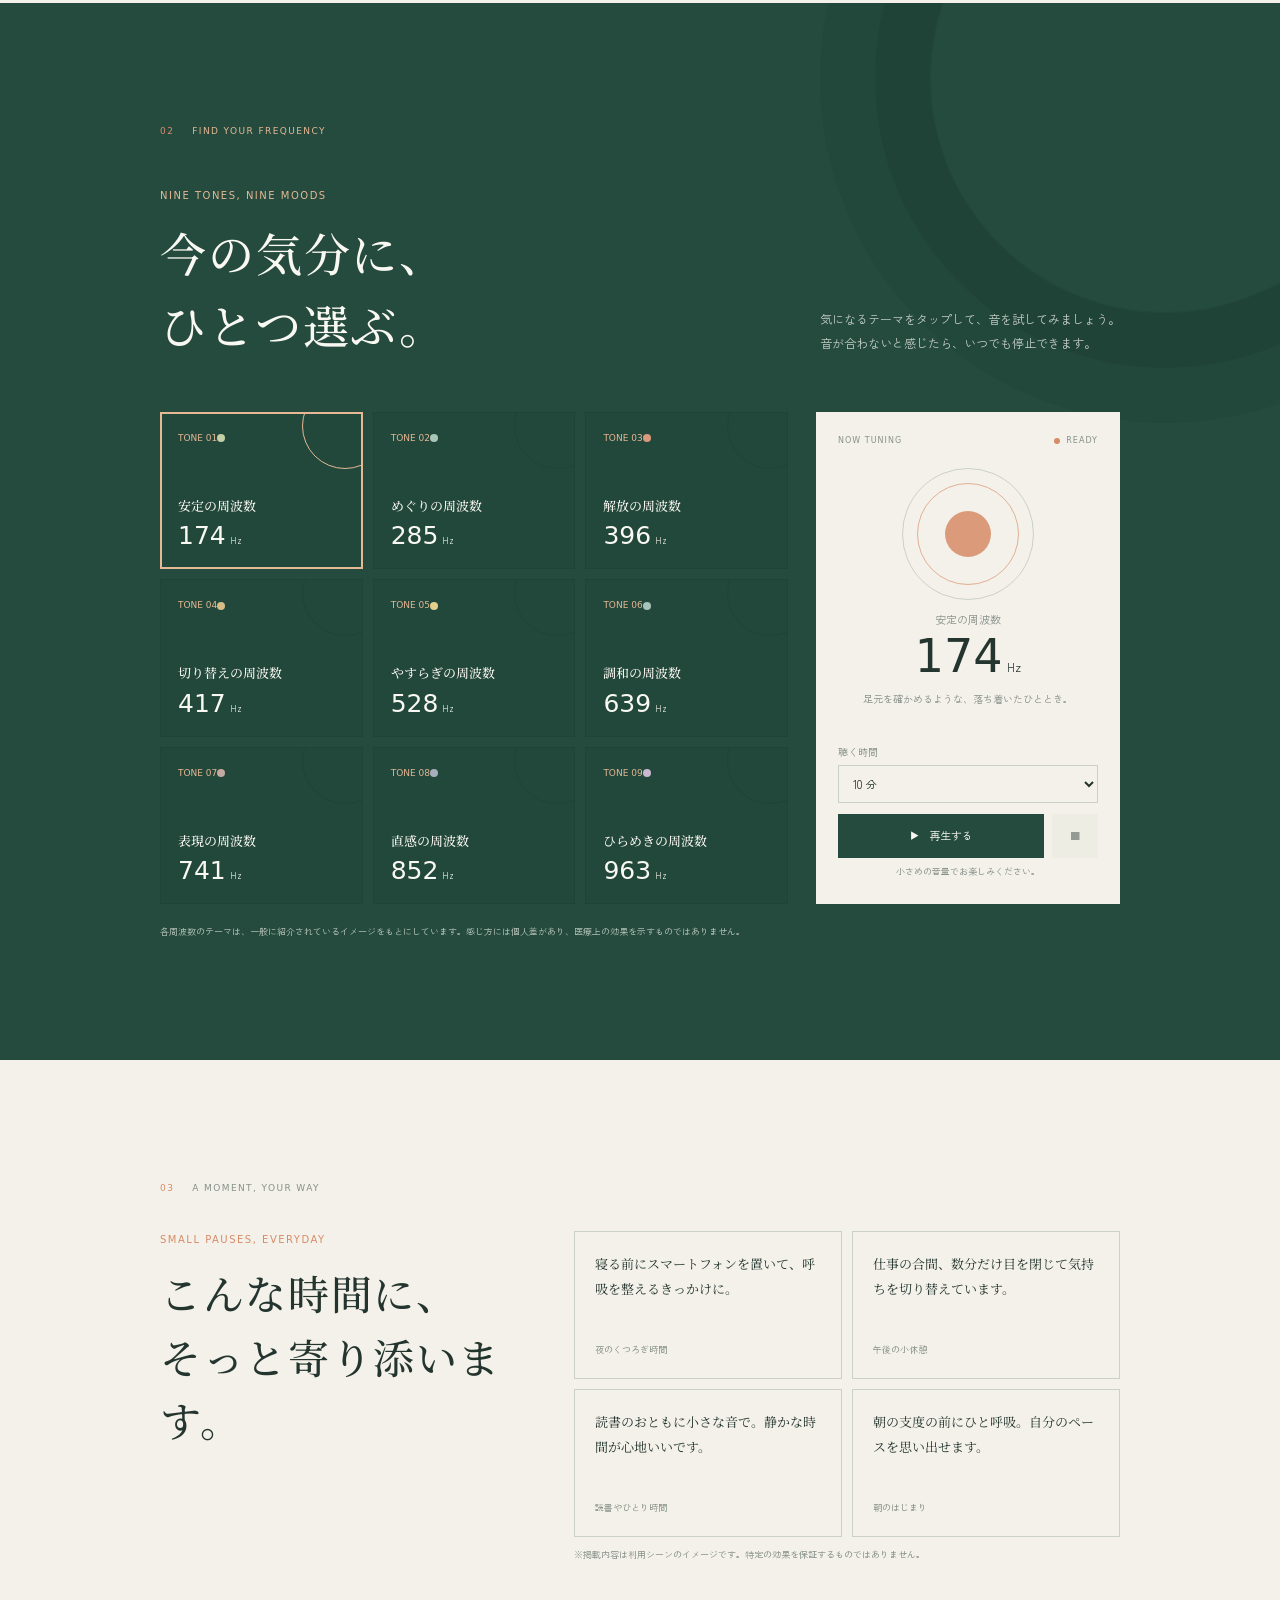
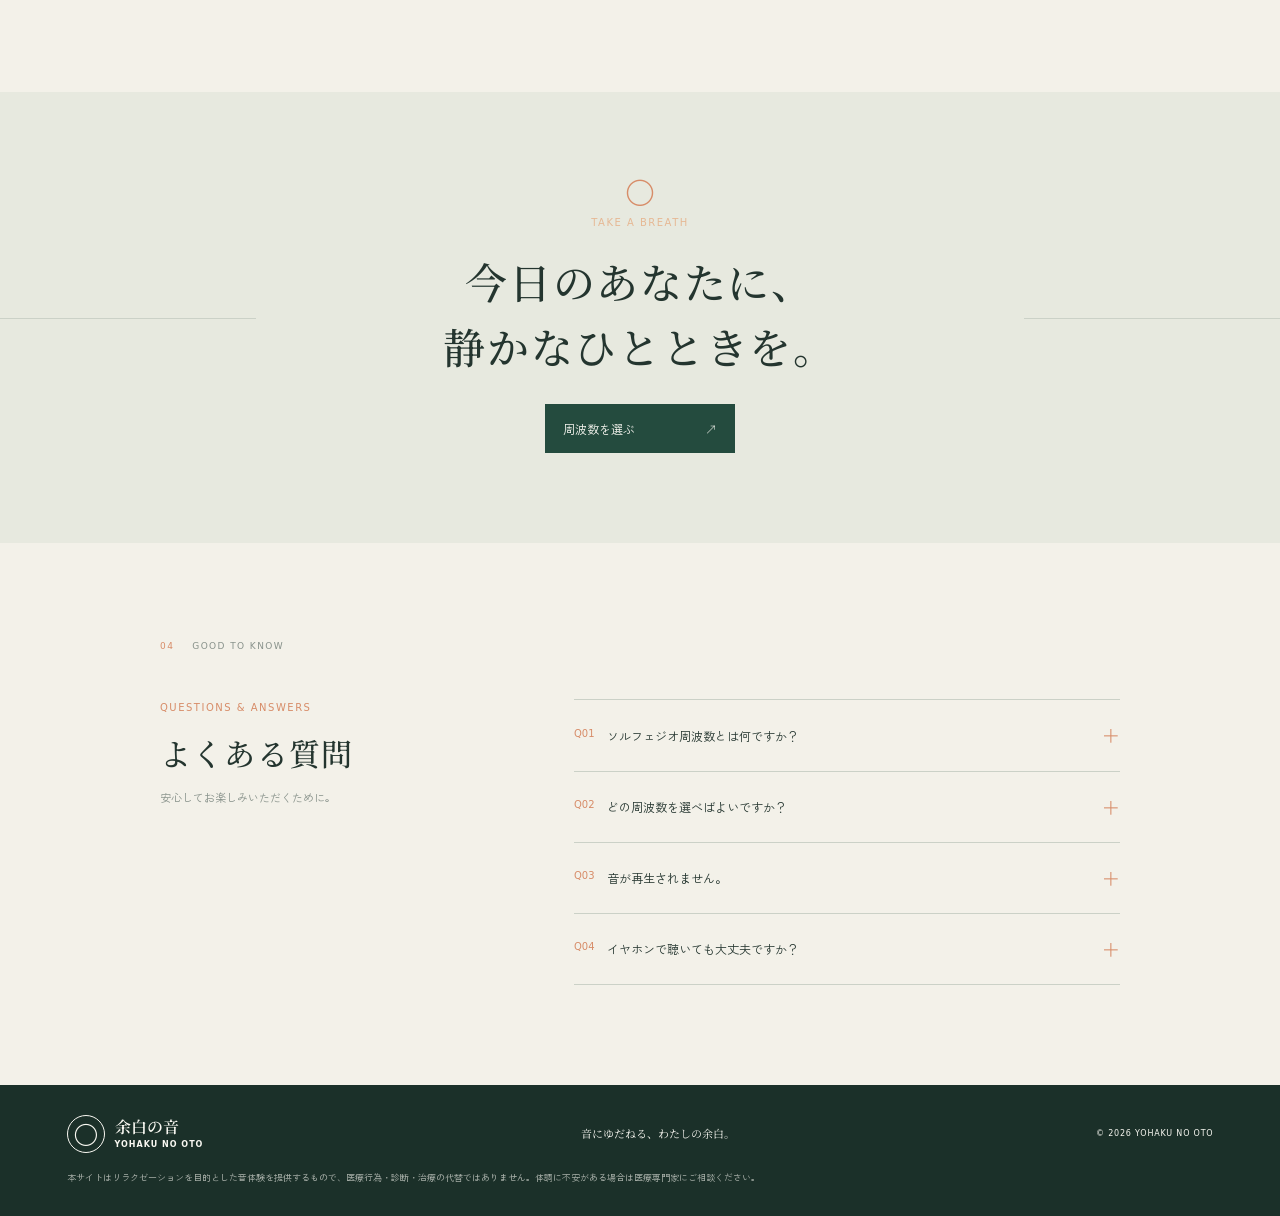
<file: sorujio_ok/index.html>
<!doctype html>
<html lang="ja">
<head>
  <meta charset="utf-8">
  <meta name="viewport" content="width=device-width, initial-scale=1">
  <meta name="theme-color" content="#f3f1e9">
  <meta name="description" content="9つのソルフェジオ周波数から、今日の気分に合わせた静かなひとときを。">
  <title>余白の音 | 周波数と過ごす、静かな時間</title>
  <link rel="preconnect" href="https://fonts.googleapis.com">
  <link rel="preconnect" href="https://fonts.gstatic.com" crossorigin>
  <link href="https://fonts.googleapis.com/css2?family=Cherry+Cream+Soda&family=Noto+Serif+JP:wght@400;500;600;700&family=Zen+Kaku+Gothic+New:wght@400;500;600;700&display=swap" rel="stylesheet">
  <link rel="stylesheet" href="css/style.css">
  <script src="js/script.js" defer></script>
</head>
<body>
  <header class="site-header">
    <a class="brand" href="#home" aria-label="余白の音 ホーム">
      <span class="brand-mark" aria-hidden="true">○</span>
      <span>余白の音<small>YOHAKU NO OTO</small></span>
    </a>
    <nav class="main-nav" aria-label="メインナビゲーション">
      <a href="#frequencies">周波数を選ぶ</a>
      <a href="#about">過ごし方</a>
      <a href="#faq">よくある質問</a>
    </nav>
    <a class="header-cta" href="#frequencies">聴く時間をはじめる <span aria-hidden="true">↗</span></a>
    <button class="menu-toggle" type="button" aria-label="メニューを開く" aria-expanded="false">
      <span></span><span></span>
    </button>
  </header>

  <main>
    <section class="hero" id="home" aria-labelledby="hero-title">
      <video class="hero-image" autoplay muted loop playsinline preload="metadata" poster="https://placehold.jp/800x400.png?text=Main+Visual" aria-hidden="true">
        <source src="209670_tiny.mp4" type="video/mp4">
      </video>
      <div class="hero-shade"></div>
      <div class="hero-copy">
        <p class="eyebrow"><span></span> A MOMENT TO RETURN TO YOURSELF</p>
        <h1 id="hero-title">音にゆだねて、<br>わたしに戻る。</h1>
        <p class="hero-description">忙しない日々のすきまに、深呼吸ひとつ分の余白を。<br>9つの周波数から、今の気分に寄り添う音を選べます。</p>
        <a class="button button-light" href="#frequencies">今日の音を選ぶ <span aria-hidden="true">↓</span></a>
      </div>
      <div class="hero-note"><span>01 — 09</span><span>LISTEN, BREATHE, REST</span></div>
      <div class="hero-orbit" aria-hidden="true"><span></span><span></span><span></span></div>
      <div class="hero-caption">A LITTLE SPACE, JUST FOR YOU.</div>
    </section>

    <section class="intro section-pad" id="about">
      <div class="section-kicker"><span>01</span><span>THE RITUAL</span></div>
      <div class="intro-content">
        <p class="eyebrow eyebrow-dark">MAKE ROOM FOR A BREATH</p>
        <h2>なにもしない時間も、<br>大切なセルフケア。</h2>
        <p class="intro-lead">音の感じ方に、正解はありません。心地よい音量で耳を傾けたり、ただ静かに過ごしたり。自分のペースで、ひと息つくきっかけにしてください。</p>
        <div class="feature-list">
          <article class="feature-item">
            <span class="feature-number">01</span>
            <div><h3>気分から選ぶ</h3><p>落ち着きたい、切り替えたい。今の気持ちに近いテーマから。</p></div>
            <span class="feature-symbol" aria-hidden="true">↗</span>
          </article>
          <article class="feature-item">
            <span class="feature-number">02</span>
            <div><h3>小さな音で聴く</h3><p>音量は控えめに。スピーカーでも、心地よい範囲のイヤホンでも。</p></div>
            <span class="feature-symbol" aria-hidden="true">◌</span>
          </article>
          <article class="feature-item">
            <span class="feature-number">03</span>
            <div><h3>いつでも休める</h3><p>タイマーを設定して、途中で止めても大丈夫。過ごし方は自由です。</p></div>
            <span class="feature-symbol" aria-hidden="true">Ⅱ</span>
          </article>
        </div>
      </div>
    </section>

    <section class="frequency-section section-pad" id="frequencies">
      <div class="section-kicker section-kicker-light"><span>02</span><span>FIND YOUR FREQUENCY</span></div>
      <div class="frequency-heading">
        <div><p class="eyebrow">NINE TONES, NINE MOODS</p><h2>今の気分に、<br>ひとつ選ぶ。</h2></div>
        <p>気になるテーマをタップして、音を試してみましょう。<br>音が合わないと感じたら、いつでも停止できます。</p>
      </div>
      <div class="frequency-layout">
        <div class="frequency-grid" id="frequency-list" aria-label="周波数一覧"></div>
        <aside class="player-panel" aria-live="polite">
          <div class="player-topline"><span>NOW TUNING</span><span class="live-indicator"><i></i> READY</span></div>
          <div class="sound-visual" aria-hidden="true"><div class="sound-ring ring-one"></div><div class="sound-ring ring-two"></div><div class="sound-core"></div></div>
          <p class="player-label" id="player-mood">安定の周波数</p>
          <div class="player-frequency"><span id="player-frequency">174</span><small>Hz</small></div>
          <p class="player-description" id="player-description">足元を確かめるような、落ち着いたひととき。</p>
          <label class="timer-label" for="session-duration">聴く時間</label>
          <select id="session-duration" aria-label="再生時間">
            <option value="5">5 分</option>
            <option value="10" selected>10 分</option>
            <option value="20">20 分</option>
            <option value="30">30 分</option>
          </select>
          <div class="player-actions">
            <button class="play-button" id="play-button" type="button"><span class="play-icon" aria-hidden="true">▶</span><span id="play-label">再生する</span></button>
            <button class="stop-button" id="stop-button" type="button" aria-label="再生を停止" disabled>■</button>
          </div>
          <p class="player-status" id="player-status" role="status">小さめの音量でお楽しみください。</p>
        </aside>
      </div>
      <p class="frequency-disclaimer">各周波数のテーマは、一般に紹介されているイメージをもとにしています。感じ方には個人差があり、医療上の効果を示すものではありません。</p>
    </section>

    <section class="testimonial-section section-pad">
      <div class="section-kicker"><span>03</span><span>A MOMENT, YOUR WAY</span></div>
      <div class="testimonial-heading"><p class="eyebrow eyebrow-dark">SMALL PAUSES, EVERYDAY</p><h2>こんな時間に、<br>そっと寄り添います。</h2></div>
      <div class="testimonial-grid" id="testimonial-list"></div>
      <p class="sample-note">※掲載内容は利用シーンのイメージです。特定の効果を保証するものではありません。</p>
    </section>

    <section class="closing-cta">
      <div class="closing-mark" aria-hidden="true">○</div>
      <p class="eyebrow">TAKE A BREATH</p>
      <h2>今日のあなたに、<br>静かなひとときを。</h2>
      <a class="button button-dark" href="#frequencies">周波数を選ぶ <span aria-hidden="true">↗</span></a>
    </section>

    <section class="faq-section section-pad" id="faq">
      <div class="section-kicker"><span>04</span><span>GOOD TO KNOW</span></div>
      <div class="faq-layout">
        <div><p class="eyebrow eyebrow-dark">QUESTIONS & ANSWERS</p><h2>よくある質問</h2><p class="faq-intro">安心してお楽しみいただくために。</p></div>
        <div class="faq-list" id="faq-list"></div>
      </div>
    </section>
  </main>

  <footer class="site-footer">
    <a class="brand footer-brand" href="#home"><span class="brand-mark" aria-hidden="true">○</span><span>余白の音<small>YOHAKU NO OTO</small></span></a>
    <p>音にゆだねる、わたしの余白。</p>
    <span class="copyright">© 2026 YOHAKU NO OTO</span>
    <p class="footer-disclaimer">本サイトはリラクゼーションを目的とした音体験を提供するもので、医療行為・診断・治療の代替ではありません。体調に不安がある場合は医療専門家にご相談ください。</p>
  </footer>
</body>
</html>
</file>
<file: 10-30/css/style.css>
:root {
  /* 欧文フォント */
  --font_en: "Cormorant Garamond", serif;
  /* 和文フォント */
  --font_ja: "Noto Sans JP", sans-serif;
  /* ページ全体で使用するフォント */
  --font-family: var(--font_en), var(--font_ja);

  /* 基本配色 */
  --primary-color: hsl(353 30% 35%);
  --secondary-color: hsl(36 35% 68%);
  --bg-color: hsl(40 28% 96%);
  --text-color: hsl(29 17% 23%);
  --surface-color: hsl(0 0% 100%);
  --muted-color: hsl(29 9% 51%);
  --border-color: hsl(34 18% 85%);
  --accent-color: hsl(149 13% 38%);
  --accent-soft-color: hsl(43 39% 91%);
  --footer-color: hsl(28 19% 19%);
  --footer-text-color: hsl(38 25% 91%);
  --shadow-color: 29 24% 22%;
}

* {
  box-sizing: border-box;
}

html {
  scroll-behavior: smooth;
}

body {
  margin: 0;
  background: var(--bg-color);
  color: var(--text-color);
  font-family: var(--font-family);
  font-size: 15px;
  line-height: 1.8;
}

a {
  color: inherit;
  text-decoration: none;
}

button,
a {
  -webkit-tap-highlight-color: transparent;
}

img {
  display: block;
  max-width: 100%;
}

.site-header {
  position: relative;
  z-index: 2;
  display: flex;
  min-height: 82px;
  align-items: center;
  justify-content: space-between;
  padding: 0 7.2%;
  background: var(--bg-color);
}

.brand {
  display: inline-flex;
  align-items: center;
  gap: 10px;
}

.brand-mark {
  display: grid;
  width: 34px;
  height: 34px;
  place-items: center;
  border: 1px solid var(--primary-color);
  border-radius: 50%;
  color: var(--primary-color);
  font-family: var(--font_en);
  font-size: 21px;
  line-height: 1;
}

.brand-name {
  font-size: 13px;
  font-weight: 600;
  letter-spacing: 0.1em;
}

.site-nav {
  display: flex;
  gap: 34px;
  color: var(--muted-color);
  font-size: 12px;
}

.site-nav a,
.header-cta {
  transition: color 180ms ease;
}

.site-nav a:hover,
.header-cta:hover {
  color: var(--primary-color);
}

.header-cta {
  display: inline-flex;
  align-items: center;
  gap: 12px;
  color: var(--primary-color);
  font-size: 12px;
  font-weight: 600;
}

.hero {
  position: relative;
  display: grid;
  min-height: 570px;
  grid-template-columns: minmax(0, 0.9fr) minmax(380px, 1.1fr);
  align-items: center;
  gap: 4.5%;
  padding: 62px 10.5% 90px;
}

.hero-copy {
  padding-bottom: 12px;
}

.eyebrow {
  display: flex;
  align-items: center;
  gap: 10px;
  margin: 0 0 18px;
  color: var(--accent-color);
  font-family: var(--font_en);
  font-size: 12px;
  font-weight: 600;
  letter-spacing: 0.16em;
}

.eyebrow span {
  width: 22px;
  height: 1px;
  background: var(--secondary-color);
}

h1,
h2,
h3,
p,
figure {
  margin-top: 0;
}

.hero h1 {
  margin-bottom: 22px;
  font-size: clamp(32px, 4vw, 48px);
  font-weight: 500;
  letter-spacing: 0.1em;
  line-height: 1.65;
}

.hero-description {
  margin-bottom: 28px;
  color: var(--muted-color);
  font-size: 13px;
  line-height: 2.2;
}

.button {
  display: inline-flex;
  min-height: 50px;
  align-items: center;
  justify-content: center;
  gap: 25px;
  padding: 0 24px;
  border: 1px solid transparent;
  font-size: 12px;
  font-weight: 600;
  letter-spacing: 0.06em;
  transition: background-color 180ms ease, color 180ms ease, transform 180ms ease, box-shadow 180ms ease;
}

.button:hover {
  transform: translateY(-2px);
  box-shadow: 0 8px 18px hsl(var(--shadow-color) / 0.12);
}

.button-primary {
  background: var(--primary-color);
  color: var(--surface-color);
}

.button-primary:hover {
  background: var(--text-color);
}

.hero-note {
  margin: 13px 0 0;
  color: var(--muted-color);
  font-size: 10px;
}

.hero-visual {
  position: relative;
  margin: 0;
}

.hero-visual img {
  width: 100%;
  aspect-ratio: 1.55;
  object-fit: cover;
}

.hero-visual figcaption {
  display: flex;
  align-items: center;
  gap: 12px;
  margin-top: 12px;
  color: var(--muted-color);
  font-family: var(--font_en);
  font-size: 10px;
  letter-spacing: 0.14em;
}

.hero-visual figcaption span {
  color: var(--primary-color);
}

.scroll-cue {
  position: absolute;
  bottom: 25px;
  left: 50%;
  display: flex;
  align-items: center;
  gap: 12px;
  color: var(--muted-color);
  font-family: var(--font_en);
  font-size: 9px;
  letter-spacing: 0.16em;
  transform: translateX(-50%);
}

.scroll-cue span {
  width: 28px;
  height: 1px;
  background: var(--secondary-color);
}

.section-wrap {
  width: min(100% - 48px, 1000px);
  margin: 0 auto;
}

.intro {
  padding: 96px 0 105px;
  text-align: center;
}

.intro h2,
.section-heading h2,
.voices-section h2,
.faq-wrap h2 {
  margin-bottom: 14px;
  font-size: clamp(25px, 3vw, 34px);
  font-weight: 500;
  letter-spacing: 0.1em;
}

.intro h2 em,
.section-heading h2 em,
.voices-section h2 em {
  color: var(--primary-color);
  font-style: normal;
}

.section-lead {
  margin-bottom: 48px;
  color: var(--muted-color);
  font-size: 13px;
  line-height: 2.1;
}

.feature-grid {
  display: grid;
  grid-template-columns: repeat(3, 1fr);
  gap: 18px;
  text-align: left;
}

.feature-card {
  position: relative;
  min-height: 210px;
  padding: 25px 24px;
  border: 1px solid var(--border-color);
  background: var(--surface-color);
  transition: transform 200ms ease, box-shadow 200ms ease;
}

.feature-card:hover,
.spot-card:hover,
.voice-card:hover {
  transform: translateY(-5px);
  box-shadow: 0 12px 28px hsl(var(--shadow-color) / 0.1);
}

.feature-number {
  color: var(--secondary-color);
  font-family: var(--font_en);
  font-size: 14px;
}

.feature-icon {
  float: right;
  color: var(--primary-color);
  font-size: 25px;
}

.feature-card h3 {
  margin: 26px 0 8px;
  font-size: 14px;
  font-weight: 600;
  letter-spacing: 0.04em;
}

.feature-card p {
  margin-bottom: 0;
  color: var(--muted-color);
  font-size: 11px;
  line-height: 1.9;
}

.spots-section {
  padding: 92px 0 88px;
  background: var(--accent-soft-color);
}

.section-heading {
  display: flex;
  align-items: end;
  justify-content: space-between;
  gap: 24px;
  margin-bottom: 34px;
}

.section-heading .eyebrow {
  margin-bottom: 10px;
}

.section-heading h2 {
  margin-bottom: 0;
}

.section-heading > p {
  margin: 0 0 4px;
  color: var(--muted-color);
  font-size: 11px;
  line-height: 2;
}

.spot-grid {
  display: grid;
  grid-template-columns: repeat(3, 1fr);
  gap: 20px;
}

.spot-card {
  overflow: hidden;
  background: var(--surface-color);
  transition: transform 200ms ease, box-shadow 200ms ease;
}

.spot-card img {
  width: 100%;
  aspect-ratio: 1.5;
  object-fit: cover;
}

.spot-card-body {
  padding: 18px 19px 20px;
}

.spot-category {
  display: inline-block;
  margin-bottom: 8px;
  color: var(--accent-color);
  font-size: 10px;
  letter-spacing: 0.08em;
}

.spot-card h3 {
  margin-bottom: 8px;
  font-size: 15px;
  font-weight: 600;
}

.spot-card p {
  min-height: 42px;
  margin-bottom: 13px;
  color: var(--muted-color);
  font-size: 11px;
  line-height: 1.9;
}

.spot-meta {
  padding-top: 11px;
  border-top: 1px solid var(--border-color);
  color: var(--muted-color);
  font-size: 10px;
}

.list-note {
  margin: 17px 0 0;
  color: var(--muted-color);
  font-size: 10px;
  text-align: right;
}

.map-link-wrap {
  margin-top: 32px;
  text-align: center;
}

.button-outline {
  border-color: var(--primary-color);
  color: var(--primary-color);
}

.button-outline:hover {
  background: var(--primary-color);
  color: var(--surface-color);
}

.voices-section {
  padding: 98px 0 105px;
  text-align: center;
}

.voice-grid {
  display: grid;
  grid-template-columns: repeat(3, 1fr);
  gap: 18px;
  margin-top: 36px;
  text-align: left;
}

.voice-card {
  min-height: 174px;
  padding: 22px;
  border: 1px solid var(--border-color);
  background: var(--surface-color);
  transition: transform 200ms ease, box-shadow 200ms ease;
}

.voice-stars {
  margin-bottom: 10px;
  color: var(--secondary-color);
  font-size: 12px;
  letter-spacing: 0.12em;
}

.voice-card blockquote {
  margin: 0 0 15px;
  font-size: 12px;
  line-height: 2;
}

.voice-card p {
  margin-bottom: 0;
  color: var(--muted-color);
  font-size: 10px;
}

.faq-section {
  padding: 83px 0;
  background: var(--surface-color);
}

.faq-wrap {
  display: grid;
  grid-template-columns: 0.72fr 1.28fr;
  gap: 8%;
}

.faq-wrap h2 {
  font-size: 27px;
}

.faq-intro {
  color: var(--muted-color);
  font-size: 12px;
}

.faq-list {
  border-top: 1px solid var(--border-color);
}

.faq-item {
  border-bottom: 1px solid var(--border-color);
}

.faq-question {
  display: flex;
  width: 100%;
  align-items: center;
  justify-content: space-between;
  gap: 15px;
  padding: 17px 4px;
  border: 0;
  background: transparent;
  color: var(--text-color);
  cursor: pointer;
  font: inherit;
  font-size: 12px;
  text-align: left;
}

.faq-question::before {
  color: var(--primary-color);
  content: "Q.";
  font-family: var(--font_en);
  font-size: 17px;
}

.faq-question span {
  flex: 1;
}

.faq-question::after {
  color: var(--primary-color);
  content: "+";
  font-family: var(--font_en);
  font-size: 20px;
  transition: transform 200ms ease;
}

.faq-question[aria-expanded="true"]::after {
  transform: rotate(45deg);
}

.faq-answer {
  display: grid;
  grid-template-rows: 0fr;
  opacity: 0;
  transition: grid-template-rows 250ms ease, opacity 250ms ease;
}

.faq-answer[aria-hidden="false"] {
  grid-template-rows: 1fr;
  opacity: 1;
}

.faq-answer-inner {
  overflow: hidden;
  padding: 0 28px 0 31px;
  color: var(--muted-color);
  font-size: 11px;
}

.faq-answer[aria-hidden="false"] .faq-answer-inner {
  padding-bottom: 17px;
}

.closing-cta {
  padding: 74px 24px 78px;
  background: var(--primary-color);
  color: var(--surface-color);
  text-align: center;
}

.closing-cta .eyebrow {
  justify-content: center;
  color: var(--footer-text-color);
}

.closing-cta .eyebrow span {
  background: var(--secondary-color);
}

.closing-cta h2 {
  margin-bottom: 10px;
  font-size: clamp(25px, 3vw, 34px);
  font-weight: 500;
  letter-spacing: 0.1em;
}

.closing-cta > p:not(.eyebrow) {
  margin-bottom: 25px;
  color: var(--footer-text-color);
  font-size: 12px;
}

.button-light {
  background: var(--bg-color);
  color: var(--primary-color);
}

.button-light:hover {
  background: var(--surface-color);
}

.site-footer {
  display: flex;
  min-height: 105px;
  align-items: center;
  justify-content: space-between;
  padding: 22px 7.2%;
  background: var(--footer-color);
  color: var(--footer-text-color);
}

.footer-brand .brand-mark {
  border-color: var(--footer-text-color);
  color: var(--footer-text-color);
}

.site-footer > p {
  margin: 0;
  color: var(--footer-text-color);
  font-size: 10px;
}

.site-footer small {
  color: var(--footer-text-color);
  font-family: var(--font_en);
  font-size: 10px;
  letter-spacing: 0.1em;
}

@media (max-width: 768px) {
  .site-header {
    min-height: 68px;
    padding: 0 20px;
  }

  .brand-name {
    font-size: 11px;
  }

  .brand-mark {
    width: 30px;
    height: 30px;
  }

  .site-nav {
    display: none;
  }

  .header-cta {
    gap: 7px;
    font-size: 11px;
  }

  .hero {
    min-height: auto;
    grid-template-columns: 1fr;
    gap: 32px;
    padding: 60px 24px 88px;
  }

  .hero-copy {
    padding: 0;
  }

  .hero h1 {
    font-size: clamp(31px, 8vw, 42px);
  }

  .hero-visual {
    width: 100%;
  }

  .hero-visual img {
    aspect-ratio: 1.45;
  }

  .scroll-cue {
    bottom: 27px;
  }

  .section-wrap {
    width: min(100% - 40px, 520px);
  }

  .intro {
    padding: 74px 0;
  }

  .section-lead br {
    display: none;
  }

  .feature-grid,
  .spot-grid,
  .voice-grid {
    grid-template-columns: 1fr;
    gap: 14px;
  }

  .feature-card {
    min-height: 175px;
  }

  .feature-card h3 {
    margin-top: 17px;
  }

  .spots-section {
    padding: 72px 0;
  }

  .section-heading {
    display: block;
  }

  .section-heading > p {
    margin-top: 15px;
  }

  .spot-card {
    display: grid;
    grid-template-columns: 0.9fr 1.1fr;
  }

  .spot-card img {
    height: 100%;
    min-height: 170px;
    aspect-ratio: auto;
  }

  .spot-card-body {
    padding: 15px;
  }

  .spot-card p {
    min-height: 0;
  }

  .list-note {
    text-align: left;
  }

  .voices-section {
    padding: 75px 0;
  }

  .voice-card {
    min-height: auto;
  }

  .faq-section {
    padding: 70px 0;
  }

  .faq-wrap {
    grid-template-columns: 1fr;
    gap: 20px;
  }

  .closing-cta {
    padding: 65px 20px;
  }

  .site-footer {
    flex-direction: column;
    gap: 12px;
    padding: 25px 20px;
    text-align: center;
  }
}

@media (max-width: 380px) {
  .site-header {
    padding: 0 14px;
  }

  .header-cta {
    font-size: 10px;
  }

  .spot-card {
    grid-template-columns: 1fr;
  }

  .spot-card img {
    min-height: auto;
    aspect-ratio: 1.5;
  }
}

@media (prefers-reduced-motion: reduce) {
  *,
  *::before,
  *::after {
    scroll-behavior: auto !important;
    transition-duration: 0.01ms !important;
  }
}
</file>
<file: russia_ok/css/style.css>
/* Tune the palette and type here to restyle the whole site. */
:root {
  --font_en: "Cherry Cream Soda", system-ui;
  --font_ja: "Noto Sans JP", sans-serif;
  --font-family: var(--font_en), var(--font_ja);
  --primary-color: #9c3d3c;
  --secondary-color: #d0a66c;
  --bg-color: #f5f0e8;
  --text-color: #292326;
  --paper-color: #fffdf8;
  --dark-color: #20191c;
  --hero-color: #4a1933;
  --hero-rgb: 74, 25, 51;
  --muted-color: #786f6d;
  --line-color: #ded6cd;
  --soft-color: #eee6dc;
  --accent-color: #5a725e;
  --accent-soft-color: #dce5d8;
  --white-color: #fffaf3;
  --shadow-rgb: 44, 32, 31;
  --primary-rgb: 156, 61, 60;
  --white-rgb: 255, 250, 243;
  --dark-rgb: 32, 25, 28;
  --map-muted-color: #bcb2a8;
  --placeholder-color: #9b918c;
  --font-size-base: 15px;
  --content-width: 1160px;
  font-family: var(--font-family);
  color: var(--text-color);
  background: var(--bg-color);
  font-size: var(--font-size-base);
  scroll-behavior: smooth;
}

* { box-sizing: border-box; }
body { width: 100%; min-width: 280px; margin: 0; background: var(--bg-color); color: var(--text-color); font-family: var(--font_ja); line-height: 1.8; }
body, button, input { font-family: var(--font_ja); }
a { color: inherit; text-decoration: none; }
button { color: inherit; }
img { display: block; max-width: 100%; }
.visually-hidden { position: absolute; width: 1px; height: 1px; padding: 0; margin: -1px; overflow: hidden; clip: rect(0, 0, 0, 0); white-space: nowrap; border: 0; }
.section-wrap { width: min(var(--content-width), calc(100% - 96px)); margin-inline: auto; }

.site-header { position: absolute; z-index: 10; top: 0; left: 0; display: flex; width: 100%; height: 86px; align-items: center; justify-content: space-between; padding: 0 5.2%; border-bottom: 1px solid rgba(var(--white-rgb), .17); color: var(--white-color); }
.brand { display: inline-flex; align-items: center; gap: 11px; }
.brand-mark { display: grid; width: 37px; height: 37px; place-items: center; border: 1px solid var(--secondary-color); border-radius: 50%; color: var(--secondary-color); font-family: var(--font_en); font-size: 19px; }
.brand-copy { display: flex; flex-direction: column; font-family: var(--font_en); font-size: 12px; line-height: 1.3; letter-spacing: .07em; }
.brand-copy small { margin-top: 3px; font-family: var(--font_ja); font-size: 8px; letter-spacing: .14em; opacity: .63; }
.primary-nav { display: flex; align-items: center; gap: clamp(20px, 3vw, 46px); margin-left: auto; margin-right: 38px; font-size: 12px; letter-spacing: .04em; }
.primary-nav a, .text-link, .header-cta, .footer-bottom a { transition: color .2s ease; }
.primary-nav a:hover, .text-link:hover { color: var(--secondary-color); }
.header-cta { display: flex; min-height: 42px; align-items: center; gap: 18px; padding: 0 17px; border: 1px solid rgba(var(--white-rgb), .52); font-size: 11px; letter-spacing: .04em; }
.header-cta span { color: var(--secondary-color); font-size: 16px; }
.header-cta:hover { background: var(--primary-color); border-color: var(--primary-color); }
.menu-toggle { display: none; }

.hero { position: relative; display: flex; min-height: min(820px, 100svh); min-height: max(700px, 100svh); align-items: center; overflow: hidden; background: var(--hero-color); color: var(--white-color); }
.hero-slides { position: absolute; inset: 0; }
.hero-image { position: absolute; z-index: 0; top: 50%; right: 11%; width: min(32vw, 460px); height: min(56vh, 480px); object-fit: contain; opacity: 1; transform: translateY(-50%); }
.hero::before { position: absolute; z-index: 1; inset: 0; background: linear-gradient(90deg, rgba(var(--hero-rgb), .97) 0%, rgba(var(--hero-rgb), .9) 42%, rgba(var(--hero-rgb), .24) 67%, rgba(var(--hero-rgb), .08) 100%); content: ""; }
.hero-grain { position: absolute; z-index: 1; inset: 0; background-image: radial-gradient(rgba(var(--white-rgb), .12) .6px, transparent .6px); background-size: 5px 5px; opacity: .16; pointer-events: none; }
.hero-content { position: relative; z-index: 2; width: min(var(--content-width), calc(100% - 96px)); margin: 38px auto 0; padding-right: 38%; }
.eyebrow { display: flex; align-items: center; gap: 12px; margin: 0 0 23px; color: var(--secondary-color); font-family: var(--font_en); font-size: 10px; letter-spacing: .12em; }
.eyebrow > span { display: inline-block; width: 23px; height: 1px; background: currentColor; }
.hero h1, .closing-cta h2 { margin: 0; font-size: clamp(42px, 6vw, 76px); font-weight: 500; line-height: 1.42; letter-spacing: .07em; }
.hero h1 em, .closing-cta h2 em { color: var(--secondary-color); font-style: normal; }
.hero-description { margin: 23px 0 0; color: rgba(var(--white-rgb), .78); font-size: 14px; line-height: 2.2; letter-spacing: .045em; }
.hero-actions { display: flex; align-items: center; gap: 34px; margin-top: 34px; }
.button { display: inline-flex; min-height: 54px; align-items: center; justify-content: center; gap: 30px; padding: 0 23px; font-size: 12px; letter-spacing: .04em; transition: transform .22s ease, background .22s ease, color .22s ease; }
.button:hover { transform: translateY(-3px); }
.button-primary { background: var(--primary-color); color: var(--white-color); }
.button-primary:hover { background: var(--secondary-color); color: var(--dark-color); }
.button span { font-size: 18px; line-height: 1; }
.text-link { color: rgba(var(--white-rgb), .82); font-size: 12px; }
.text-link span { margin-left: 12px; color: var(--secondary-color); }
.hero-side-note { position: absolute; z-index: 2; top: 49%; right: 4.1%; display: flex; align-items: center; gap: 12px; color: rgba(var(--white-rgb), .62); font-family: var(--font_en); font-size: 8px; letter-spacing: .17em; writing-mode: vertical-rl; }
.hero-side-note i { width: 1px; height: 49px; background: var(--secondary-color); }
.hero-index { position: absolute; z-index: 2; right: 10.2%; bottom: 11%; display: flex; align-items: center; gap: 12px; color: var(--white-color); }
.hero-index strong { color: var(--secondary-color); font-family: var(--font_en); font-size: 42px; font-weight: 400; line-height: 1; }
.hero-index span { font-family: var(--font_en); font-size: 8px; line-height: 1.65; letter-spacing: .1em; }
.hero-slider-controls { position: absolute; z-index: 2; bottom: 31px; left: 50%; display: flex; align-items: center; gap: 17px; transform: translateX(-50%); }
.hero-slider-arrow { display: grid; width: 32px; height: 32px; place-items: center; border: 1px solid rgba(var(--white-rgb), .4); border-radius: 50%; background: transparent; color: var(--white-color); cursor: pointer; transition: background .2s ease, border-color .2s ease; }
.hero-slider-arrow:hover, .hero-slider-arrow:focus-visible { border-color: var(--secondary-color); background: rgba(var(--white-rgb), .12); }
.hero-slider-dots { display: flex; align-items: center; gap: 8px; }
.hero-slider-dot { width: 7px; height: 7px; padding: 0; border: 1px solid rgba(var(--white-rgb), .72); border-radius: 50%; background: transparent; cursor: pointer; transition: background .2s ease, transform .2s ease; }
.hero-slider-dot[aria-pressed="true"] { border-color: var(--secondary-color); background: var(--secondary-color); transform: scale(1.25); }
.hero-slider-arrow:focus-visible, .hero-slider-dot:focus-visible { outline: 2px solid var(--secondary-color); outline-offset: 3px; }
.scroll-cue { position: absolute; z-index: 2; bottom: 36px; left: 5.2%; display: flex; align-items: center; gap: 12px; color: rgba(var(--white-rgb), .56); font-family: var(--font_en); font-size: 8px; letter-spacing: .14em; }
.scroll-cue span { width: 38px; height: 1px; background: var(--secondary-color); }

.intro { position: relative; display: flex; min-height: 295px; align-items: center; justify-content: center; padding: 65px 80px; text-align: center; }
.intro-kicker { position: absolute; top: 57px; margin: 0; color: var(--primary-color); font-family: var(--font_en); font-size: 11px; letter-spacing: .08em; }
.intro-copy { margin: 22px 0 0; font-size: 17px; line-height: 2.1; letter-spacing: .07em; }
.intro-stamp { position: absolute; right: 7%; bottom: 48px; display: grid; width: 91px; height: 91px; align-content: center; justify-items: center; border: 1px solid var(--secondary-color); border-radius: 50%; color: var(--primary-color); font-family: var(--font_en); font-size: 14px; line-height: 1.25; transform: rotate(12deg); }
.intro-stamp small { margin-top: 5px; font-family: var(--font_ja); font-size: 7px; letter-spacing: .1em; }

.map-section { padding-top: 100px; padding-bottom: 115px; }
.section-heading, .voices-heading { display: flex; align-items: end; justify-content: space-between; gap: 30px; }
.eyebrow-dark { color: var(--primary-color); }
.section-heading h2, .voices-heading h2, .faq-intro h2 { margin: 0; font-size: clamp(32px, 4vw, 48px); font-weight: 500; line-height: 1.5; letter-spacing: .06em; }
.section-lead { margin: 0 0 5px; color: var(--muted-color); font-size: 12px; line-height: 2.1; letter-spacing: .04em; }
.map-layout { display: grid; grid-template-columns: minmax(0, 1.16fr) minmax(340px, .84fr); gap: 23px; margin-top: 44px; }
.map-card { min-height: 524px; padding: 22px 24px 18px; overflow: hidden; background: var(--paper-color); border: 1px solid var(--line-color); }
.map-card-top, .finder-footer { display: flex; align-items: center; justify-content: space-between; }
.map-card-top > div { display: flex; align-items: center; gap: 9px; font-size: 12px; font-weight: 600; }
.map-live-dot { width: 7px; height: 7px; border-radius: 50%; background: var(--accent-color); box-shadow: 0 0 0 4px var(--accent-soft-color); }
.map-caption, .micro-label, .finder-footer, .results-count { color: var(--muted-color); font-family: var(--font_en); font-size: 9px; letter-spacing: .11em; }
.map-canvas { position: relative; width: min(100%, 465px); height: 444px; margin: 3px auto 0; }
.japan-silhouette { position: absolute; inset: 0; width: 100%; height: 100%; overflow: visible; }
.japan-silhouette path { fill: var(--soft-color); stroke: var(--line-color); stroke-width: 1.3; stroke-linejoin: round; }
.map-pins { position: absolute; inset: 0; }
.map-pin { position: absolute; display: grid; width: 15px; height: 15px; padding: 0; place-items: center; border: 1px solid var(--paper-color); border-radius: 50%; background: var(--map-muted-color); box-shadow: 0 1px 5px rgba(var(--shadow-rgb), .18); cursor: pointer; transform: translate(-50%, -50%); transition: width .18s ease, height .18s ease, background .18s ease, box-shadow .18s ease; }
.map-pin.has-venue { z-index: 1; width: 21px; height: 21px; background: var(--primary-color); box-shadow: 0 0 0 5px rgba(var(--primary-rgb), .16); }
.map-pin.selected, .map-pin:hover, .map-pin:focus-visible { z-index: 2; width: 27px; height: 27px; outline: 0; background: var(--secondary-color); box-shadow: 0 0 0 5px rgba(var(--primary-rgb), .17); }
.map-pin.selected::after, .map-pin.has-venue::after { width: 5px; height: 5px; border-radius: 50%; background: var(--paper-color); content: ""; }
.map-pin span { position: absolute; top: -25px; left: 50%; display: none; width: max-content; padding: 2px 6px; background: var(--dark-color); color: var(--white-color); font-size: 9px; transform: translateX(-50%); }
.map-pin:hover span, .map-pin:focus-visible span { display: block; }
.map-legend { position: absolute; right: 2px; bottom: 3px; display: flex; gap: 14px; color: var(--muted-color); font-size: 9px; }
.map-legend span { display: flex; align-items: center; gap: 5px; }
.legend-pin, .legend-empty { width: 8px; height: 8px; border-radius: 50%; background: var(--primary-color); }
.legend-empty { background: var(--map-muted-color); }

.finder-panel { display: flex; min-height: 524px; flex-direction: column; padding: 23px 23px 18px; background: var(--paper-color); border: 1px solid var(--line-color); }
.finder-top { display: flex; align-items: end; justify-content: space-between; }
.micro-label { display: block; margin: 0 0 5px; color: var(--primary-color); }
.finder-top h3, .results-heading h3 { margin: 0; font-size: 18px; font-weight: 600; letter-spacing: .03em; }
.reset-button { padding: 5px 0; border: 0; background: transparent; color: var(--muted-color); font-size: 10px; cursor: pointer; }
.reset-button:hover { color: var(--primary-color); }
.reset-button span { margin-left: 5px; font-size: 14px; }
.search-box { display: flex; height: 43px; align-items: center; gap: 9px; margin: 18px 0 14px; padding: 0 11px; border: 1px solid var(--line-color); background: var(--bg-color); color: var(--muted-color); }
.search-box > span { font-size: 20px; }
.search-box input { width: 100%; min-width: 0; padding: 0; border: 0; outline: 0; background: transparent; color: var(--text-color); font-size: 10px; }
.search-box input::placeholder { color: var(--placeholder-color); }
.search-box kbd { flex: 0 0 auto; padding: 2px 5px; border: 1px solid var(--line-color); color: var(--muted-color); font-family: var(--font_ja); font-size: 8px; }
.prefecture-list { display: grid; grid-template-columns: repeat(6, minmax(0, 1fr)); gap: 5px; overflow-y: auto; max-height: 300px; padding: 1px 3px 4px 1px; scrollbar-color: var(--line-color) transparent; scrollbar-width: thin; }
.prefecture-button { min-height: 30px; padding: 4px 1px; border: 1px solid transparent; background: var(--bg-color); color: var(--muted-color); font-size: 9px; white-space: nowrap; cursor: pointer; transition: color .16s ease, background .16s ease, border .16s ease; }
.prefecture-button:hover { border-color: var(--secondary-color); color: var(--primary-color); }
.prefecture-button.selected { border-color: var(--primary-color); background: var(--primary-color); color: var(--white-color); }
.finder-footer { margin-top: auto; padding-top: 16px; border-top: 1px solid var(--line-color); font-size: 8px; }
.finder-footer span:last-child { color: var(--text-color); font-family: var(--font_ja); font-size: 9px; letter-spacing: 0; }
.results-heading { display: flex; align-items: end; justify-content: space-between; margin: 65px 0 19px; }
.results-heading h3 { font-size: 22px; }
.results-count { padding-bottom: 4px; }
.venue-grid { display: grid; grid-template-columns: repeat(3, minmax(0, 1fr)); gap: 14px; }
.venue-card { position: relative; min-height: 180px; padding: 22px 20px 19px; border: 1px solid var(--line-color); background: var(--paper-color); transition: transform .22s ease, box-shadow .22s ease; }
.venue-card:hover { transform: translateY(-4px); box-shadow: 0 11px 26px rgba(var(--shadow-rgb), .09); }
.venue-photo { width: calc(100% + 40px); height: 150px; margin: -22px -20px 16px; object-fit: cover; }
.venue-region { display: flex; align-items: center; gap: 7px; color: var(--primary-color); font-size: 10px; font-weight: 600; letter-spacing: .04em; }
.venue-region::before { width: 6px; height: 6px; border-radius: 50%; background: var(--secondary-color); content: ""; }
.venue-card h4 { margin: 13px 0 4px; font-size: 15px; font-weight: 600; letter-spacing: .02em; }
.venue-card p { margin: 0; color: var(--muted-color); font-size: 10px; line-height: 1.9; }
.venue-tags { display: flex; flex-wrap: wrap; gap: 5px; margin-top: 12px; }
.venue-tags span { padding: 2px 7px; background: var(--soft-color); color: var(--muted-color); font-size: 8px; }
.venue-arrow { position: absolute; top: 18px; right: 18px; color: var(--secondary-color); font-size: 16px; }
.empty-state { grid-column: 1 / -1; padding: 31px 22px; border: 1px dashed var(--line-color); color: var(--muted-color); text-align: center; font-size: 12px; }
.empty-state strong { display: block; margin-bottom: 5px; color: var(--text-color); font-weight: 500; }
.listing-note { margin: 14px 0 0; color: var(--muted-color); font-size: 9px; }

.stories-section { background: var(--dark-color); color: var(--white-color); }
.stories-inner { padding-top: 100px; padding-bottom: 106px; }
.stories-heading { margin-bottom: 43px; }
.stories-heading .section-lead { color: rgba(var(--white-rgb), .57); }
.story-grid { display: grid; grid-template-columns: repeat(3, minmax(0, 1fr)); gap: 15px; }
.story-card { position: relative; display: flex; min-height: 350px; flex-direction: column; overflow: hidden; padding: 25px 24px 22px; border: 1px solid rgba(var(--white-rgb), .18); background: rgba(var(--white-rgb), .035); transition: transform .24s ease, background .24s ease; }
.story-card:hover { transform: translateY(-5px); background: rgba(var(--white-rgb), .075); }
.story-card img { width: calc(100% + 48px); height: 140px; margin: -25px -24px 20px; object-fit: cover; opacity: .7; filter: saturate(.7); }
.story-number { color: var(--secondary-color); font-family: var(--font_en); font-size: 10px; letter-spacing: .1em; }
.story-card h3 { margin: 12px 0 8px; font-size: 19px; font-weight: 500; letter-spacing: .05em; }
.story-card p { margin: 0; color: rgba(var(--white-rgb), .66); font-size: 11px; line-height: 2; }
.story-link { display: flex; align-items: center; justify-content: space-between; margin-top: auto; padding-top: 17px; color: var(--secondary-color); font-size: 10px; }
.story-link span { font-size: 17px; }

.voices-section { padding-top: 100px; padding-bottom: 105px; }
.voices-heading { margin-bottom: 37px; }
.voice-grid { display: grid; grid-template-columns: repeat(3, minmax(0, 1fr)); gap: 14px; }
.voice-card { min-height: 187px; padding: 23px 22px 19px; background: var(--paper-color); border: 1px solid var(--line-color); }
.voice-mark { color: var(--secondary-color); font-family: Georgia, serif; font-size: 42px; line-height: .8; }
.voice-card blockquote { min-height: 65px; margin: 12px 0 15px; font-size: 12px; line-height: 1.9; }
.voice-meta { display: flex; align-items: center; justify-content: space-between; color: var(--muted-color); font-size: 9px; }
.voice-meta strong { color: var(--primary-color); font-size: 10px; font-weight: 500; }

.faq-section { background: var(--primary-color); color: var(--white-color); }
.faq-layout { display: grid; grid-template-columns: .7fr 1.3fr; gap: 90px; padding-top: 92px; padding-bottom: 100px; }
.faq-intro { position: relative; }
.faq-intro .eyebrow { color: var(--secondary-color); }
.faq-intro h2 { font-size: 44px; }
.faq-intro > p:last-of-type { margin: 20px 0 0; color: rgba(var(--white-rgb), .72); font-size: 11px; line-height: 2.1; }
.faq-ornament { position: absolute; right: 4px; bottom: -30px; color: rgba(var(--white-rgb), .13); font-family: var(--font_en); font-size: 140px; line-height: 1; }
.faq-list { border-top: 1px solid rgba(var(--white-rgb), .36); }
.faq-item { border-bottom: 1px solid rgba(var(--white-rgb), .36); }
.faq-question { display: flex; width: 100%; align-items: center; gap: 15px; padding: 19px 0; border: 0; background: transparent; color: var(--white-color); text-align: left; cursor: pointer; }
.faq-q-mark, .faq-a-mark { flex: 0 0 22px; color: var(--secondary-color); font-family: var(--font_en); font-size: 13px; }
.faq-question span:nth-child(2) { flex: 1; font-size: 12px; letter-spacing: .03em; }
.faq-toggle { color: var(--secondary-color); font-size: 18px; transition: transform .2s ease; }
.faq-item.is-open .faq-toggle { transform: rotate(45deg); }
.faq-answer { display: grid; grid-template-rows: 0fr; transition: grid-template-rows .28s ease; }
.faq-item.is-open .faq-answer { grid-template-rows: 1fr; }
.faq-answer-inner { overflow: hidden; }
.faq-answer p { display: flex; gap: 15px; margin: 0; padding: 0 24px 19px 0; color: rgba(var(--white-rgb), .74); font-size: 11px; line-height: 2; }

.submit-section { background: var(--paper-color); }
.submit-layout { display: grid; grid-template-columns: .72fr 1.28fr; gap: 76px; padding-top: 100px; padding-bottom: 105px; }
.submit-copy { position: relative; }
.submit-copy h2 { margin: 0; font-size: 44px; font-weight: 500; line-height: 1.5; letter-spacing: .06em; }
.submit-copy > p:not(.eyebrow) { max-width: 330px; margin: 20px 0 0; color: var(--muted-color); font-size: 12px; line-height: 2.1; }
.submit-stamp { display: flex; width: 115px; height: 115px; flex-direction: column; align-items: center; justify-content: center; margin-top: 35px; border: 1px solid var(--secondary-color); border-radius: 50%; color: var(--primary-color); transform: rotate(-7deg); }
.submit-stamp strong { font-family: var(--font_en); font-size: 35px; line-height: 1; }
.submit-stamp span { margin-top: 7px; font-size: 8px; }
.submission-form { display: grid; gap: 14px; padding: 28px; border: 1px solid var(--line-color); background: var(--bg-color); }
.form-row { display: grid; grid-template-columns: 1fr 1fr; gap: 14px; }
.submission-form label { display: grid; gap: 7px; color: var(--text-color); font-size: 10px; font-weight: 600; }
.submission-form label > span { color: var(--primary-color); }
.submission-form input, .submission-form select, .submission-form textarea { width: 100%; border: 1px solid var(--line-color); border-radius: 0; background: var(--paper-color); color: var(--text-color); font-size: 11px; outline: 0; }
.submission-form input, .submission-form select { height: 43px; padding: 0 12px; }
.submission-form textarea { resize: vertical; padding: 10px 12px; }
.submission-form input:focus, .submission-form select:focus, .submission-form textarea:focus { border-color: var(--primary-color); box-shadow: 0 0 0 3px rgba(var(--primary-rgb), .08); }
.submission-form input::placeholder, .submission-form textarea::placeholder { color: var(--placeholder-color); }
.photo-field input { height: auto; padding: 8px; }
.submit-button { width: 100%; border: 0; cursor: pointer; }
.form-status { min-height: 18px; margin: 0; color: var(--accent-color); font-size: 10px; text-align: center; }

.closing-cta { position: relative; display: flex; min-height: 400px; flex-direction: column; align-items: center; justify-content: center; overflow: hidden; padding: 70px 24px; background: var(--secondary-color); color: var(--dark-color); text-align: center; }
.closing-cta .eyebrow { color: var(--primary-color); }
.closing-cta h2 { font-size: clamp(35px, 4.5vw, 53px); line-height: 1.55; }
.closing-cta h2 em { color: var(--primary-color); }
.button-light { margin-top: 25px; background: var(--dark-color); color: var(--white-color); }
.button-light:hover { background: var(--paper-color); color: var(--dark-color); }
.closing-ornament { position: absolute; top: 10px; right: 8%; color: rgba(var(--white-rgb), .24); font-size: 165px; }
.site-footer { display: grid; grid-template-columns: 1fr 1fr; align-items: center; gap: 30px; padding: 37px 5.2% 20px; background: var(--dark-color); color: var(--white-color); }
.brand-footer { justify-self: start; }
.site-footer > p { justify-self: end; color: rgba(var(--white-rgb), .55); font-size: 10px; }
.footer-bottom { display: flex; grid-column: 1 / -1; justify-content: space-between; padding-top: 15px; border-top: 1px solid rgba(var(--white-rgb), .16); color: rgba(var(--white-rgb), .45); font-family: var(--font_en); font-size: 8px; letter-spacing: .09em; }
.footer-bottom a:hover { color: var(--secondary-color); }

@media (min-width: 1500px) {
  .hero-content { width: min(1280px, calc(100% - 160px)); }
  .hero h1 { font-size: 82px; }
}

@media (max-width: 900px) {
  .primary-nav { gap: 17px; margin-right: 20px; font-size: 10px; }
  .header-cta { gap: 9px; padding-inline: 12px; font-size: 10px; }
  .map-layout { grid-template-columns: 1fr; }
  .hero-image { right: 10%; width: 34vw; height: 54vh; opacity: .95; }
  .hero-content { padding-right: 40%; }
  .map-card { min-height: 500px; }
  .finder-panel { min-height: 0; }
  .prefecture-list { grid-template-columns: repeat(8, minmax(0, 1fr)); max-height: 230px; }
  .faq-layout { gap: 45px; }
}

@media (max-width: 768px) {
  .section-wrap { width: calc(100% - 40px); }
  .site-header { height: 70px; padding-inline: 20px; }
  .brand-mark { width: 33px; height: 33px; font-size: 16px; }
  .brand-copy { font-size: 10px; }
  .brand-copy small { font-size: 7px; }
  .menu-toggle { display: flex; width: 38px; height: 38px; flex-direction: column; align-items: center; justify-content: center; gap: 6px; margin-left: auto; border: 1px solid rgba(var(--white-rgb), .4); background: transparent; }
  .menu-toggle span { width: 15px; height: 1px; background: var(--white-color); }
  .primary-nav { position: absolute; top: 69px; right: 0; left: 0; display: none; flex-direction: column; align-items: stretch; gap: 0; margin: 0; padding: 8px 20px 14px; border-bottom: 1px solid rgba(var(--white-rgb), .18); background: var(--dark-color); }
  .primary-nav.is-open { display: flex; }
  .primary-nav a { padding: 11px 0; border-bottom: 1px solid rgba(var(--white-rgb), .1); font-size: 12px; }
  .primary-nav a:last-child { border-bottom: 0; }
  .header-cta { min-height: 37px; gap: 7px; margin-left: 10px; padding-inline: 10px; font-size: 9px; }
  .hero { min-height: max(690px, 100svh); }
  .hero::before { background: linear-gradient(90deg, rgba(var(--hero-rgb), .94), rgba(var(--hero-rgb), .68)), linear-gradient(0deg, rgba(var(--hero-rgb), .7), transparent 55%); }
  .hero-image { top: 105px; right: 10%; bottom: auto; width: 28vw; height: 20vh; opacity: .95; transform: none; }
  .hero-content { width: calc(100% - 48px); margin-top: 40px; padding-right: 0; }
  .hero h1 { font-size: clamp(41px, 10vw, 62px); }
  .hero-description { font-size: 12px; }
  .hero-side-note { right: 20px; font-size: 7px; }
  .hero-index { right: 24px; bottom: 11%; }
  .hero-index strong { font-size: 33px; }
  .hero-index span { font-size: 7px; }
  .hero-slider-controls { bottom: 20px; }
  .scroll-cue { bottom: 25px; left: 24px; }
  .intro { min-height: 275px; padding: 66px 20px 70px; }
  .intro-kicker { top: 42px; font-size: 10px; }
  .intro-copy { font-size: 14px; }
  .intro-stamp { right: 0; bottom: 13px; width: 62px; height: 62px; font-size: 10px; opacity: .7; }
  .intro-stamp small { margin-top: 2px; font-size: 6px; }
  .mobile-break { display: initial; }
  .map-section, .voices-section { padding-top: 70px; padding-bottom: 75px; }
  .section-heading, .voices-heading { align-items: start; flex-direction: column; gap: 16px; }
  .section-heading h2, .voices-heading h2 { font-size: 34px; }
  .eyebrow { margin-bottom: 15px; font-size: 9px; }
  .section-lead { font-size: 11px; }
  .map-layout { gap: 12px; margin-top: 27px; }
  .map-card { min-height: 400px; padding: 17px 14px 14px; }
  .map-caption { font-size: 7px; }
  .map-canvas { height: min(95vw, 390px); margin-top: 9px; }
  .map-legend { right: 0; bottom: 0; gap: 9px; font-size: 8px; }
  .finder-panel { padding: 18px 14px 14px; }
  .finder-top h3 { font-size: 16px; }
  .prefecture-list { grid-template-columns: repeat(6, minmax(0, 1fr)); max-height: 225px; gap: 4px; }
  .prefecture-button { font-size: 8px; }
  .results-heading { margin: 43px 0 14px; }
  .results-heading h3 { font-size: 19px; }
  .venue-grid { grid-template-columns: repeat(2, minmax(0, 1fr)); gap: 9px; }
  .venue-card { min-height: 170px; padding: 17px 13px 14px; }
  .venue-card h4 { font-size: 13px; }
  .venue-card p { font-size: 9px; }
  .venue-arrow { top: 13px; right: 12px; }
  .listing-note { line-height: 1.7; }
  .stories-inner { padding-top: 70px; padding-bottom: 75px; }
  .stories-heading { margin-bottom: 26px; }
  .story-grid { grid-template-columns: 1fr; gap: 10px; }
  .story-card { min-height: 0; padding: 19px; }
  .story-card img { width: calc(100% + 38px); height: 155px; margin: -19px -19px 15px; }
  .story-card h3 { margin: 8px 0 5px; font-size: 17px; }
  .story-card p { font-size: 10px; }
  .story-link { padding-top: 10px; }
  .voices-heading { margin-bottom: 24px; }
  .voice-grid { grid-template-columns: 1fr; gap: 9px; }
  .voice-card { min-height: 0; padding: 18px; }
  .voice-card blockquote { min-height: 0; margin: 8px 0 12px; }
  .faq-layout { grid-template-columns: 1fr; gap: 30px; padding-top: 67px; padding-bottom: 72px; }
  .faq-intro h2 { font-size: 36px; }
  .faq-intro > p:last-of-type { margin-top: 10px; }
  .faq-ornament { right: 4px; bottom: -39px; font-size: 100px; }
  .faq-question { gap: 10px; padding: 16px 0; }
  .faq-question span:nth-child(2) { font-size: 11px; }
  .faq-answer p { gap: 10px; padding-bottom: 16px; font-size: 10px; }
  .submit-layout { grid-template-columns: 1fr; gap: 28px; padding-top: 70px; padding-bottom: 75px; }
  .submit-copy h2 { font-size: 36px; }
  .submit-stamp { position: absolute; right: 0; bottom: -15px; width: 82px; height: 82px; }
  .submit-stamp strong { font-size: 27px; }
  .submission-form { gap: 11px; padding: 16px; }
  .form-row { grid-template-columns: 1fr; gap: 11px; }
  .closing-cta { min-height: 340px; }
  .closing-cta h2 { font-size: 39px; }
  .closing-ornament { top: 12px; right: 2%; font-size: 100px; }
  .site-footer { grid-template-columns: 1fr; gap: 14px; padding: 29px 20px 16px; }
  .site-footer > p { justify-self: start; margin: 0; font-size: 9px; }
  .footer-bottom { margin-top: 5px; }
}

@media (max-width: 390px) {
  .header-cta { display: none; }
  .hero h1 { font-size: 39px; }
  .hero-actions { align-items: start; flex-direction: column; gap: 17px; }
  .prefecture-list { grid-template-columns: repeat(5, minmax(0, 1fr)); }
  .venue-grid { grid-template-columns: 1fr; }
  .venue-card { min-height: 145px; }
}

@media (prefers-reduced-motion: reduce) {
  *, *::before, *::after { scroll-behavior: auto !important; transition-duration: .01ms !important; animation-duration: .01ms !important; }
}
</file>
<file: saraudon_ing/css/style.css>
:root {
  /* 欧文フォント */
  --font_en: "Cherry Cream Soda", system-ui;
  /* 和文フォント */
  --font_ja: "Noto Serif JP", sans-serif;
  /* 共通フォント */
  --font-family: var(--font_en), var(--font_ja);
  /* メインカラー：長崎の海と夜をイメージした藍 */
  --primary-color: #153c4a;
  /* サブカラー：揚げ麺の黄金色 */
  --secondary-color: #e8ad43;
  /* 背景：和紙のような生成り */
  --bg-color: #f4efe3;
  /* 基本文字色 */
  --text-color: #1d2a2f;
  --accent-color: #c74d32;
  --light-text: #fffaf0;
  --muted-text: #67787b;
  --paper-color: #fffdf7;
  --border-color: #d8cebc;
  --map-color: #b8c9b3;
  --sea-color: #91b7b7;
  --shadow-color: rgba(29, 42, 47, 0.14);
  --overlay-color: rgba(21, 60, 74, 0.52);
  --focus-color: #9c3e2b;
  --hover-color: #214f5f;
}

* { box-sizing: border-box; }
html { scroll-behavior: smooth; }
body {
  margin: 0;
  color: var(--text-color);
  background: var(--bg-color);
  font-family: var(--font-family);
  line-height: 1.75;
}
body.slider-paused { }
a { color: inherit; text-decoration: none; }
button, input, textarea { font: inherit; }
button { cursor: pointer; }
img { display: block; max-width: 100%; }
.sr-only {
  position: absolute;
  width: 1px;
  height: 1px;
  padding: 0;
  margin: -1px;
  overflow: hidden;
  clip: rect(0, 0, 0, 0);
  white-space: nowrap;
  border: 0;
}

.site-header {
  position: absolute;
  z-index: 20;
  top: 0;
  left: 0;
  width: 100%;
  height: 92px;
  display: flex;
  align-items: center;
  justify-content: space-between;
  padding: 0 4.5vw;
  color: var(--light-text);
  border-bottom: 1px solid var(--overlay-color);
}
.brand { display: flex; align-items: center; gap: 12px; }
.brand-mark {
  width: 48px;
  height: 48px;
  display: grid;
  place-items: center;
  border: 2px solid var(--light-text);
  border-radius: 50%;
  font-family: var(--font_ja);
  font-size: 22px;
  font-weight: 700;
}
.brand-text { font-family: var(--font_en); font-size: 15px; line-height: 1.1; }
.brand-text strong { font-size: 9px; letter-spacing: 0.16em; }
.main-nav { display: flex; gap: clamp(20px, 3vw, 52px); }
.main-nav a { font-family: var(--font_en); font-size: 13px; letter-spacing: 0.12em; }
.main-nav a:hover { color: var(--secondary-color); }
.header-cta {
  padding: 11px 18px;
  border: 1px solid var(--light-text);
  border-radius: 999px;
  font-size: 12px;
  font-weight: 700;
  transition: 0.25s ease;
}
.header-cta:hover { background: var(--light-text); color: var(--primary-color); }

.hero {
  min-height: 100vh;
  display: grid;
  grid-template-columns: 43% 57%;
  background: var(--primary-color);
  color: var(--light-text);
}
.hero-copy {
  display: flex;
  flex-direction: column;
  justify-content: center;
  padding: 132px 5vw 70px 8vw;
  background:
    linear-gradient(135deg, var(--overlay-color), transparent 70%),
    var(--primary-color);
}
.eyebrow {
  margin: 0 0 18px;
  color: var(--accent-color);
  font-family: var(--font_en);
  font-size: 12px;
  letter-spacing: 0.22em;
  font-weight: 700;
}
.hero .eyebrow { color: var(--secondary-color); }
.hero h1 {
  margin: 0;
  font-family: var(--font_ja);
  font-size: clamp(48px, 6vw, 88px);
  line-height: 1.08;
  letter-spacing: -0.04em;
}
.hero h1 span { color: var(--secondary-color); }
.hero-lead { margin: 28px 0 36px; font-size: 16px; }
.hero-actions { display: flex; align-items: center; gap: 28px; }
.button {
  display: inline-flex;
  justify-content: center;
  align-items: center;
  gap: 20px;
  min-height: 52px;
  padding: 12px 24px;
  border: 0;
  border-radius: 3px;
  font-size: 14px;
  font-weight: 700;
  transition: 0.25s ease;
}
.button-primary { background: var(--accent-color); color: var(--light-text); }
.button-primary:hover { background: var(--focus-color); transform: translateY(-3px); box-shadow: 0 10px 24px var(--shadow-color); }
.text-link { border-bottom: 1px solid var(--secondary-color); font-size: 13px; }

.hero-slider { min-width: 0; position: relative; display: flex; align-items: flex-end; }
.slider-frame { position: relative; width: 100%; height: 100%; overflow: hidden; }
.slider-track { height: 100%; display: flex; transition: transform 0.65s cubic-bezier(.7, 0, .3, 1); }
.slide { flex: 0 0 100%; height: 100%; position: relative; background: var(--primary-color); }
.slide img { width: 100%; height: 100%; object-fit: cover; }
.slide::after { content: ""; position: absolute; inset: 0; background: linear-gradient(90deg, var(--overlay-color), transparent 45%); }
.slider-arrow {
  position: absolute;
  z-index: 4;
  top: 50%;
  width: 48px;
  height: 48px;
  border: 1px solid var(--light-text);
  border-radius: 50%;
  color: var(--light-text);
  background: var(--overlay-color);
  font-size: 30px;
  line-height: 1;
  transform: translateY(-50%);
}
.slider-arrow:hover { background: var(--light-text); color: var(--primary-color); }
.slider-prev { left: 24px; }
.slider-next { right: 24px; }
.slider-dots {
  position: absolute;
  z-index: 5;
  right: 30px;
  bottom: 30px;
  display: flex;
  gap: 8px;
}
.slider-dot {
  width: 9px;
  height: 9px;
  padding: 0;
  border: 1px solid var(--light-text);
  border-radius: 50%;
  background: transparent;
}
.slider-dot.active { width: 28px; border-radius: 999px; background: var(--secondary-color); border-color: var(--secondary-color); }

.intro, .shops-section, .voices-section, .faq-section { padding: 110px 8vw; }
.section-heading { max-width: 820px; margin-bottom: 52px; }
.section-heading h2 {
  margin: 0;
  font-family: var(--font_ja);
  font-size: clamp(36px, 5vw, 64px);
  line-height: 1.2;
  letter-spacing: -0.03em;
}
.intro { display: grid; grid-template-columns: 44% 56%; }
.intro-text { align-self: end; margin: 0 0 54px 4vw; color: var(--muted-text); }
.feature-grid { grid-column: 1 / -1; display: grid; grid-template-columns: repeat(3, 1fr); gap: 18px; }
.feature-card {
  position: relative;
  min-height: 300px;
  padding: 36px;
  border: 1px solid var(--border-color);
  background: var(--paper-color);
  transition: 0.3s ease;
}
.feature-card:hover { transform: translateY(-8px); box-shadow: 0 18px 40px var(--shadow-color); }
.feature-number { position: absolute; right: 24px; top: 20px; color: var(--border-color); font-family: var(--font_en); }
.feature-icon {
  width: 86px;
  height: 86px;
  display: grid;
  place-items: center;
  margin: 14px 0 28px;
  border-radius: 50%;
  background: var(--secondary-color);
  color: var(--primary-color);
  font-size: 32px;
  font-weight: 700;
}
.feature-card h3 { margin: 0 0 8px; font-size: 21px; }
.feature-card p { margin: 0; color: var(--muted-text); font-size: 14px; }

.map-section { padding: 90px 8vw 110px; background: var(--primary-color); color: var(--light-text); }
.light-heading { margin-bottom: 36px; }
.light-heading .eyebrow { color: var(--secondary-color); }
.map-layout { display: grid; grid-template-columns: 1fr 230px; min-height: 520px; border: 1px solid var(--overlay-color); }
.tokyo-map { position: relative; overflow: hidden; background: var(--map-color); }
.tokyo-map::before {
  content: "";
  position: absolute;
  width: 72%;
  height: 90%;
  right: 7%;
  bottom: -12%;
  border-radius: 47% 53% 38% 62%;
  background: var(--primary-color);
  opacity: 0.2;
  transform: rotate(-10deg);
}
.map-sea { position: absolute; inset: 0; background: linear-gradient(135deg, transparent 62%, var(--sea-color) 62%); opacity: 0.9; }
.map-label { position: absolute; z-index: 2; font-family: var(--font_en); letter-spacing: 0.2em; opacity: 0.55; }
.map-west { left: 8%; bottom: 12%; }
.map-east { right: 22%; top: 12%; }
.map-panel { position: relative; z-index: 3; padding: 28px 22px; background: var(--paper-color); color: var(--text-color); }
.map-count { margin: 0 0 20px; font-family: var(--font_en); color: var(--muted-text); }
.map-count strong { color: var(--accent-color); font-size: 44px; }
.area-filters { display: grid; gap: 8px; }
.area-filter {
  width: 100%;
  padding: 9px 10px;
  border: 1px solid var(--border-color);
  background: transparent;
  color: var(--text-color);
  text-align: left;
  transition: 0.2s;
}
.area-filter:hover, .area-filter.active { background: var(--primary-color); color: var(--light-text); border-color: var(--primary-color); }
.map-pin {
  position: absolute;
  z-index: 4;
  width: 38px;
  height: 38px;
  padding: 0;
  border: 3px solid var(--paper-color);
  border-radius: 50% 50% 50% 8%;
  background: var(--accent-color);
  color: var(--light-text);
  transform: rotate(-45deg);
  box-shadow: 0 5px 12px var(--shadow-color);
  transition: 0.2s;
}
.map-pin span { display: block; transform: rotate(45deg); font-size: 11px; font-weight: 700; }
.map-pin:hover, .map-pin.active { background: var(--secondary-color); color: var(--primary-color); transform: rotate(-45deg) scale(1.18); }

.heading-row { max-width: none; display: flex; align-items: end; justify-content: space-between; }
.search-box input {
  width: 260px;
  height: 44px;
  padding: 8px 14px;
  border: 1px solid var(--border-color);
  border-radius: 999px;
  background: var(--paper-color);
  color: var(--text-color);
}
.shop-grid { display: grid; grid-template-columns: repeat(3, 1fr); gap: 24px; }
.shop-card {
  overflow: hidden;
  border: 1px solid var(--border-color);
  background: var(--paper-color);
  transition: 0.3s ease;
}
.shop-card:hover { transform: translateY(-7px); box-shadow: 0 16px 36px var(--shadow-color); }
.shop-image { position: relative; height: 230px; overflow: hidden; }
.shop-image img { width: 100%; height: 100%; object-fit: cover; transition: 0.4s ease; }
.shop-card:hover .shop-image img { transform: scale(1.04); }
.shop-badge {
  position: absolute;
  left: 14px;
  top: 14px;
  padding: 7px 10px;
  background: var(--accent-color);
  color: var(--light-text);
  font-size: 11px;
  font-weight: 700;
}
.shop-body { padding: 24px; }
.shop-area { color: var(--accent-color); font-size: 11px; letter-spacing: 0.16em; }
.shop-body h3 { margin: 4px 0 12px; font-size: 20px; }
.shop-comment { min-height: 76px; color: var(--muted-text); font-size: 13px; }
.shop-meta { margin-top: 16px; padding-top: 14px; border-top: 1px solid var(--border-color); font-size: 12px; }
.shop-meta p { margin: 3px 0; }
.shop-links { display: flex; gap: 12px; margin-top: 16px; }
.shop-links a { font-size: 12px; font-weight: 700; border-bottom: 1px solid var(--text-color); }

.submit-section {
  display: grid;
  grid-template-columns: 35% 65%;
  gap: 5vw;
  padding: 100px 8vw;
  background: var(--secondary-color);
  color: var(--text-color);
}
.submit-copy h2 { margin: 0 0 22px; font-size: clamp(34px, 4vw, 56px); line-height: 1.2; }
.submit-copy p:last-child { font-size: 14px; }
.submit-form { padding: 36px; background: var(--paper-color); }
.form-grid { display: grid; grid-template-columns: 1fr 1fr; gap: 16px; }
.form-grid label { display: grid; gap: 6px; font-size: 12px; font-weight: 700; }
.form-grid input, .form-grid textarea {
  width: 100%;
  border: 1px solid var(--border-color);
  border-radius: 0;
  background: var(--bg-color);
  color: var(--text-color);
  padding: 10px 12px;
  resize: vertical;
}
.form-grid input:focus, .form-grid textarea:focus { outline: 2px solid var(--focus-color); outline-offset: 1px; }
.full-field { grid-column: 1 / -1; }
.submit-form .button { margin-top: 18px; }
.form-status { min-height: 24px; margin: 10px 0 0; color: var(--accent-color); font-size: 13px; }

.voices-section { background: var(--paper-color); }
.voice-grid { display: grid; grid-template-columns: repeat(3, 1fr); gap: 20px; }
.voice-card { padding: 30px; border: 1px solid var(--border-color); }
.voice-card blockquote { margin: 18px 0 24px; font-family: var(--font_ja); font-size: 17px; }
.voice-user { display: flex; align-items: center; gap: 12px; }
.voice-user img { width: 54px; height: 54px; border-radius: 50%; object-fit: cover; }
.voice-user strong { display: block; font-size: 13px; }
.voice-user span { color: var(--muted-text); font-size: 11px; }

.faq-section { display: grid; grid-template-columns: 35% 65%; }
.faq-list { border-top: 1px solid var(--border-color); }
.faq-item { border-bottom: 1px solid var(--border-color); }
.faq-question {
  width: 100%;
  display: flex;
  justify-content: space-between;
  align-items: center;
  padding: 22px 0;
  border: 0;
  background: transparent;
  color: var(--text-color);
  text-align: left;
  font-weight: 700;
}
.faq-question span { color: var(--accent-color); font-size: 24px; transition: transform 0.3s ease; }
.faq-answer { max-height: 0; overflow: hidden; transition: max-height 0.35s ease; }
.faq-answer p { margin: 0; padding: 0 36px 22px 0; color: var(--muted-text); }
.faq-item.open .faq-answer { max-height: 200px; }
.faq-item.open .faq-question span { transform: rotate(45deg); }

.site-footer {
  min-height: 180px;
  display: grid;
  grid-template-columns: 1fr 1fr 1fr;
  align-items: center;
  padding: 40px 8vw;
  background: var(--primary-color);
  color: var(--light-text);
}
.footer-brand { display: flex; align-items: center; gap: 12px; font-family: var(--font_en); }
.footer-brand .brand-mark { width: 44px; height: 44px; }
.footer-note { text-align: center; font-size: 12px; }
.site-footer > a { justify-self: end; font-family: var(--font_en); font-size: 12px; }

:focus-visible { outline: 3px solid var(--secondary-color); outline-offset: 3px; }

@media (max-width: 768px) {
  .site-header { height: 72px; padding: 0 20px; }
  .brand-mark { width: 40px; height: 40px; font-size: 18px; }
  .brand-text { display: none; }
  .main-nav { display: none; }
  .header-cta { padding: 9px 12px; }
  .hero { min-height: auto; grid-template-columns: 1fr; }
  .hero-copy { min-height: 58vh; padding: 110px 24px 55px; }
  .hero h1 { font-size: 49px; }
  .hero-lead { font-size: 14px; }
  .hero-actions { align-items: flex-start; flex-direction: column; gap: 16px; }
  .hero-slider { height: 42vh; min-height: 330px; }
  .slider-prev { left: 12px; }
  .slider-next { right: 12px; }
  .slider-dots { right: 16px; bottom: 16px; }
  .intro, .shops-section, .voices-section, .faq-section, .submit-section { padding: 72px 20px; }
  .intro { display: block; }
  .intro-text { margin: 20px 0 40px; }
  .feature-grid { grid-template-columns: 1fr; }
  .feature-card { min-height: 250px; }
  .map-section { padding: 72px 20px; }
  .map-layout { grid-template-columns: 1fr; }
  .tokyo-map { min-height: 430px; }
  .map-panel { padding: 18px; }
  .area-filters { grid-template-columns: repeat(2, 1fr); }
  .heading-row { align-items: flex-start; flex-direction: column; gap: 20px; }
  .search-box, .search-box input { width: 100%; }
  .shop-grid, .voice-grid { grid-template-columns: 1fr; }
  .submit-section { grid-template-columns: 1fr; }
  .submit-form { padding: 20px; }
  .form-grid { grid-template-columns: 1fr; }
  .full-field { grid-column: auto; }
  .faq-section { grid-template-columns: 1fr; }
  .site-footer { grid-template-columns: 1fr; gap: 20px; text-align: center; }
  .footer-brand { justify-content: center; }
  .footer-note { margin: 0; }
  .site-footer > a { justify-self: center; }
}

@media (prefers-reduced-motion: reduce) {
  html { scroll-behavior: auto; }
  *, *::before, *::after { transition-duration: 0.01ms !important; animation-duration: 0.01ms !important; animation-iteration-count: 1 !important; }
}
</file>
<file: sorujio_ok/css/style.css>
:root {
  /* Customize the typefaces and palette here. */
  --font_en: "Cherry Cream Soda", system-ui;
  --font_ja: "Zen Kaku Gothic New", "Noto Serif JP", sans-serif;
  --font-family: var(--font_en), var(--font_ja);
  --primary-color: #244b3e;
  --secondary-color: #d78c68;
  --bg-color: #f3f1e9;
  --text-color: #24352f;
  --muted-color: #87918a;
  --surface-color: #e7e9df;
  --line-color: #cbd1c7;
  --light-color: #f9f8f2;
  --dark-color: #1b3029;
  --accent-color: #e6b894;
  --tone-one: #c3d0a6;
  --tone-two: #a7c6b5;
  --tone-three: #d99a7c;
  --tone-four: #d7bc86;
  --tone-five: #e2d18d;
  --tone-six: #a6c2b9;
  --tone-seven: #c3a9a0;
  --tone-eight: #a6b0bd;
  --tone-nine: #c9b8d0;
  --shadow-color: rgba(21, 43, 35, .16);
  --overlay-color: rgba(17, 35, 29, .45);
  --soft-overlay: rgba(17, 35, 29, .08);
  --font-serif: "Noto Serif JP", serif;
}

*, *::before, *::after { box-sizing: border-box; }
html { scroll-behavior: smooth; scroll-padding-top: 90px; }
body { margin: 0; background: var(--bg-color); color: var(--text-color); font-family: var(--font_ja); font-size: 15px; line-height: 1.8; }
button, select { font: inherit; }
a { color: inherit; text-decoration: none; }
button { color: inherit; }

.site-header { position: absolute; z-index: 5; top: 0; left: 0; display: flex; align-items: center; justify-content: space-between; width: 100%; padding: 22px 5.2%; color: var(--light-color); }
.brand { display: inline-flex; align-items: center; gap: 10px; font-family: var(--font-serif); font-size: 16px; font-weight: 600; line-height: 1.1; }
.brand-mark { display: grid; width: 38px; height: 38px; place-items: center; border: 1px solid currentColor; border-radius: 50%; font-family: var(--font_ja); font-size: 25px; font-weight: 400; }
.brand small { display: block; margin-top: 5px; font-family: var(--font_en); font-size: 8px; letter-spacing: 1px; }
.main-nav { display: flex; gap: clamp(22px, 3.2vw, 52px); margin-left: auto; margin-right: 45px; font-size: 12px; }
.main-nav a, .header-cta, .button { transition: opacity .2s ease, transform .2s ease; }
.main-nav a:hover, .header-cta:hover { opacity: .7; }
.header-cta { padding: 11px 16px; border: 1px solid var(--light-color); font-size: 11px; }
.header-cta span { padding-left: 10px; }
.menu-toggle { display: none; }

.hero { position: relative; display: flex; min-height: min(820px, 100svh); align-items: center; overflow: hidden; background: var(--primary-color); color: var(--light-color); }
.hero-image { position: absolute; inset: 0; width: 100%; height: 100%; background-image: url("https://placehold.jp/800x400.png?text=Main+Visual"), linear-gradient(115deg, var(--primary-color), var(--dark-color)); background-position: center; background-size: cover; object-fit: cover; opacity: .33; mix-blend-mode: screen; }
.hero-shade { position: absolute; inset: 0; background: linear-gradient(90deg, var(--overlay-color), transparent 86%), linear-gradient(0deg, var(--soft-overlay), transparent 35%); }
.hero-copy { position: relative; z-index: 1; width: min(650px, 66%); margin: 45px 0 0 12.5%; animation: rise-in .9s both; }
.eyebrow { margin: 0 0 17px; color: var(--accent-color); font-family: var(--font_en); font-size: 10px; letter-spacing: 1.5px; }
.eyebrow span { display: inline-block; width: 24px; height: 1px; margin: 0 10px 3px 0; background: currentColor; }
.hero h1, .intro h2, .frequency-heading h2, .testimonial-heading h2, .closing-cta h2, .faq-layout h2 { margin: 0; font-family: var(--font-serif); font-weight: 500; letter-spacing: .04em; line-height: 1.55; }
.hero h1 { font-size: clamp(38px, 5.2vw, 70px); }
.hero-description { margin: 24px 0 32px; color: var(--light-color); font-size: 13px; line-height: 2.2; }
.button { display: inline-flex; align-items: center; justify-content: space-between; gap: 45px; min-width: 190px; padding: 14px 18px; font-size: 12px; }
.button:hover { transform: translateY(-3px); }
.button-light { border: 1px solid var(--light-color); }
.hero-note { position: absolute; right: 5.2%; bottom: 34px; display: flex; gap: 26px; font-family: var(--font_en); font-size: 9px; letter-spacing: 1px; }
.hero-note span:first-child { color: var(--accent-color); }
.hero-caption { position: absolute; right: 5.2%; top: 48%; writing-mode: vertical-rl; color: var(--light-color); font-family: var(--font_en); font-size: 8px; letter-spacing: 1.5px; opacity: .75; }
.hero-orbit { position: absolute; top: 26%; right: 17%; width: clamp(180px, 27vw, 350px); aspect-ratio: 1; border: 1px solid var(--soft-overlay); border-radius: 50%; }
.hero-orbit span { position: absolute; inset: 12%; border: 1px solid var(--soft-overlay); border-radius: 50%; }
.hero-orbit span:nth-child(2) { inset: 24%; }
.hero-orbit span:nth-child(3) { inset: 39%; background: var(--soft-overlay); }

.section-pad { padding: 120px 12.5%; }
.section-kicker { display: flex; gap: 18px; color: var(--muted-color); font-family: var(--font_en); font-size: 9px; letter-spacing: 1.4px; }
.section-kicker span:first-child { color: var(--secondary-color); }
.intro { display: grid; grid-template-columns: 1fr 2.7fr; gap: 50px; }
.intro-content { max-width: 760px; }
.eyebrow-dark { color: var(--secondary-color); }
.intro h2, .testimonial-heading h2, .faq-layout h2 { font-size: clamp(29px, 3.2vw, 43px); }
.intro-lead { max-width: 565px; margin: 22px 0 42px; color: var(--muted-color); font-size: 13px; line-height: 2.15; }
.feature-list { border-top: 1px solid var(--line-color); }
.feature-item { display: grid; grid-template-columns: 45px 1fr 30px; gap: 15px; align-items: center; padding: 18px 0; border-bottom: 1px solid var(--line-color); }
.feature-number { align-self: start; padding-top: 3px; color: var(--secondary-color); font-family: var(--font_en); font-size: 10px; }
.feature-item h3 { margin: 0 0 3px; font-family: var(--font-serif); font-size: 15px; font-weight: 600; }
.feature-item p { margin: 0; color: var(--muted-color); font-size: 11px; }
.feature-symbol { color: var(--primary-color); font-size: 19px; text-align: right; }

.frequency-section { position: relative; overflow: hidden; background: var(--primary-color); color: var(--light-color); }
.frequency-section::after { position: absolute; top: -160px; right: -120px; width: 470px; aspect-ratio: 1; border: 1px solid var(--soft-overlay); border-radius: 50%; content: ""; box-shadow: 0 0 0 55px var(--soft-overlay), 0 0 0 110px var(--soft-overlay); pointer-events: none; }
.section-kicker-light { position: relative; z-index: 1; color: var(--accent-color); }
.frequency-heading { position: relative; z-index: 1; display: flex; align-items: end; justify-content: space-between; gap: 30px; margin: 48px 0 52px; }
.frequency-heading .eyebrow { margin-bottom: 12px; }
.frequency-heading h2 { font-size: clamp(31px, 3.6vw, 48px); }
.frequency-heading > p { margin: 0 0 5px; color: var(--light-color); font-size: 12px; line-height: 2; opacity: .75; }
.frequency-layout { position: relative; z-index: 1; display: grid; grid-template-columns: minmax(0, 1.55fr) minmax(260px, .75fr); gap: 28px; align-items: stretch; }
.frequency-grid { display: grid; grid-template-columns: repeat(3, minmax(0, 1fr)); gap: 10px; }
.frequency-card { position: relative; display: flex; min-height: 154px; flex-direction: column; justify-content: space-between; overflow: hidden; padding: 17px; border: 1px solid var(--soft-overlay); background: var(--soft-overlay); color: var(--light-color); text-align: left; cursor: pointer; transition: transform .24s ease, border-color .24s ease, background .24s ease; }
.frequency-card::before { position: absolute; top: -30px; right: -26px; width: 86px; aspect-ratio: 1; border: 1px solid var(--soft-overlay); border-radius: 50%; content: ""; transition: transform .3s ease; }
.frequency-card:hover { transform: translateY(-4px); border-color: var(--accent-color); }
.frequency-card:hover::before { transform: scale(1.24); }
.frequency-card[aria-pressed="true"] { border-color: var(--accent-color); background: var(--soft-overlay); box-shadow: inset 0 0 0 1px var(--accent-color); }
.frequency-card[aria-pressed="true"]::before { border-color: var(--accent-color); }
.frequency-card-top { display: flex; align-items: center; justify-content: space-between; }
.frequency-card-number { color: var(--accent-color); font-family: var(--font_en); font-size: 9px; }
.frequency-card-dot { width: 8px; height: 8px; border-radius: 50%; background: var(--tone-color); }
.frequency-card h3 { margin: auto 0 0; font-family: var(--font-serif); font-size: 13px; font-weight: 500; }
.frequency-card strong { display: block; margin-top: 4px; font-family: var(--font_en); font-size: 25px; font-weight: 400; line-height: 1.2; }
.frequency-card strong small { padding-left: 4px; font-family: var(--font_ja); font-size: 9px; }
.player-panel { display: flex; min-height: 480px; flex-direction: column; align-items: center; padding: 22px; background: var(--bg-color); color: var(--text-color); text-align: center; }
.player-topline { display: flex; width: 100%; justify-content: space-between; color: var(--muted-color); font-family: var(--font_en); font-size: 8px; letter-spacing: 1px; }
.live-indicator { display: flex; align-items: center; gap: 6px; }
.live-indicator i { width: 6px; height: 6px; border-radius: 50%; background: var(--secondary-color); }
.sound-visual { position: relative; width: 132px; aspect-ratio: 1; margin: 19px 0 10px; }
.sound-ring, .sound-core { position: absolute; inset: 0; border: 1px solid var(--line-color); border-radius: 50%; }
.ring-two { inset: 15px; border-color: var(--tone-color, var(--secondary-color)); opacity: .65; }
.sound-core { inset: 43px; border: 0; background: var(--tone-color, var(--secondary-color)); opacity: .85; }
.player-panel.is-playing .ring-one { animation: pulse 2.8s ease-out infinite; }
.player-panel.is-playing .ring-two { animation: pulse 2.8s ease-out 1.2s infinite; }
.player-label { margin: 0; color: var(--muted-color); font-size: 11px; }
.player-frequency { margin-top: 2px; font-family: var(--font_en); font-size: 46px; line-height: 1.1; }
.player-frequency small { margin-left: 5px; font-family: var(--font_ja); font-size: 12px; }
.player-description { min-height: 38px; margin: 8px 0 15px; color: var(--muted-color); font-size: 10px; }
.timer-label { align-self: flex-start; margin: auto 0 4px; color: var(--muted-color); font-size: 10px; }
#session-duration { width: 100%; padding: 9px 10px; border: 1px solid var(--line-color); border-radius: 0; background: var(--bg-color); color: var(--text-color); font-size: 11px; }
.player-actions { display: flex; width: 100%; gap: 8px; margin-top: 11px; }
.play-button, .stop-button { display: flex; min-height: 44px; align-items: center; justify-content: center; border: 0; cursor: pointer; transition: opacity .2s ease, transform .2s ease; }
.play-button:hover:not(:disabled), .stop-button:hover:not(:disabled) { transform: translateY(-2px); }
.play-button { flex: 1; gap: 10px; background: var(--primary-color); color: var(--light-color); font-size: 11px; }
.play-icon { font-size: 9px; }
.stop-button { width: 46px; background: var(--surface-color); font-size: 10px; }
.stop-button:disabled { opacity: .45; cursor: not-allowed; }
.player-status { min-height: 18px; margin: 6px 0 0; color: var(--muted-color); font-size: 9px; }
.frequency-disclaimer { position: relative; z-index: 1; margin: 20px 0 0; color: var(--light-color); font-size: 9px; opacity: .66; }

.testimonial-section { display: grid; grid-template-columns: .8fr 1.2fr; gap: 35px 50px; }
.testimonial-section > .section-kicker { grid-column: 1 / -1; }
.testimonial-heading .eyebrow { margin-bottom: 12px; }
.testimonial-grid { display: grid; grid-template-columns: repeat(2, minmax(0, 1fr)); gap: 10px; }
.testimonial-card { display: flex; min-height: 148px; flex-direction: column; justify-content: space-between; padding: 20px; border: 1px solid var(--line-color); transition: transform .2s ease, background .2s ease; }
.testimonial-card:hover { transform: translateY(-3px); background: var(--light-color); }
.testimonial-card blockquote { margin: 0; font-family: var(--font-serif); font-size: 13px; line-height: 1.9; }
.testimonial-card p { margin: 15px 0 0; color: var(--muted-color); font-size: 9px; }
.sample-note { grid-column: 2; margin: -25px 0 0; color: var(--muted-color); font-size: 9px; }
.closing-cta { position: relative; overflow: hidden; padding: 84px 20px 90px; background: var(--surface-color); text-align: center; }
.closing-cta::before, .closing-cta::after { position: absolute; top: 50%; width: 20vw; height: 1px; background: var(--line-color); content: ""; }
.closing-cta::before { left: 0; }
.closing-cta::after { right: 0; }
.closing-mark { margin-bottom: 8px; color: var(--secondary-color); font-size: 30px; line-height: 1; }
.closing-cta h2 { margin-bottom: 24px; font-size: clamp(28px, 3.4vw, 42px); }
.button-dark { background: var(--primary-color); color: var(--light-color); }

.faq-section { padding-top: 95px; padding-bottom: 100px; }
.faq-layout { display: grid; grid-template-columns: .8fr 1.2fr; gap: 50px; margin-top: 45px; }
.faq-layout .eyebrow { margin-bottom: 12px; }
.faq-layout h2 { font-size: 31px; }
.faq-intro { color: var(--muted-color); font-size: 11px; }
.faq-list { border-top: 1px solid var(--line-color); }
.faq-item { border-bottom: 1px solid var(--line-color); }
.faq-question { display: flex; width: 100%; align-items: center; justify-content: space-between; gap: 15px; padding: 18px 0; border: 0; background: none; text-align: left; cursor: pointer; font-size: 12px; }
.faq-question span:first-child { display: flex; gap: 12px; }
.faq-question b { color: var(--secondary-color); font-family: var(--font_en); font-size: 10px; font-weight: 400; }
.faq-toggle { color: var(--secondary-color); font-size: 19px; transition: transform .25s ease; }
.faq-question[aria-expanded="true"] .faq-toggle { transform: rotate(45deg); }
.faq-answer { display: grid; grid-template-rows: 0fr; transition: grid-template-rows .28s ease; }
.faq-answer > div { overflow: hidden; }
.faq-answer p { margin: 0; padding: 0 20px 18px 30px; color: var(--muted-color); font-size: 11px; line-height: 2; }
.faq-item.is-open .faq-answer { grid-template-rows: 1fr; }

.site-footer { display: grid; grid-template-columns: 1fr 1fr auto; gap: 12px 30px; align-items: center; padding: 30px 5.2%; background: var(--dark-color); color: var(--light-color); }
.footer-brand { width: max-content; }
.site-footer > p:not(.footer-disclaimer) { margin: 0; color: var(--light-color); font-family: var(--font-serif); font-size: 11px; }
.copyright { color: var(--light-color); font-family: var(--font_en); font-size: 8px; letter-spacing: .8px; }
.footer-disclaimer { grid-column: 1 / -1; margin: 5px 0 0; color: var(--light-color); font-size: 9px; opacity: .64; }

@keyframes rise-in { from { opacity: 0; transform: translateY(14px); } to { opacity: 1; transform: translateY(0); } }
@keyframes pulse { 0% { transform: scale(.88); opacity: .8; } 75%, 100% { transform: scale(1.38); opacity: 0; } }

@media (max-width: 900px) {
  .section-pad { padding-right: 8%; padding-left: 8%; }
  .frequency-layout { grid-template-columns: 1fr; }
  .player-panel { min-height: auto; }
  .sound-visual { margin-top: 15px; }
  .timer-label { align-self: center; margin-top: 8px; }
  #session-duration { max-width: 320px; }
  .player-actions { max-width: 320px; }
}

@media (max-width: 768px) {
  html { scroll-padding-top: 70px; }
  .site-header { padding: 16px 5%; }
  .main-nav { position: absolute; top: 66px; right: 5%; left: 5%; display: none; flex-direction: column; gap: 0; margin: 0; padding: 7px 18px; border: 1px solid var(--soft-overlay); background: var(--dark-color); }
  .main-nav.is-open { display: flex; }
  .main-nav a { padding: 11px 0; border-bottom: 1px solid var(--soft-overlay); }
  .main-nav a:last-child { border-bottom: 0; }
  .header-cta { margin-left: auto; margin-right: 13px; padding: 9px 10px; font-size: 9px; }
  .menu-toggle { display: flex; width: 34px; height: 34px; flex-direction: column; align-items: center; justify-content: center; gap: 5px; border: 1px solid var(--light-color); background: transparent; }
  .menu-toggle span { width: 13px; height: 1px; background: var(--light-color); }
  .hero { min-height: 720px; min-height: 100svh; }
  .hero-copy { width: 82%; margin: 35px 0 0 8%; }
  .hero h1 { font-size: clamp(36px, 9vw, 55px); }
  .hero-description { font-size: 11px; }
  .hero-orbit { top: auto; right: -13%; bottom: 15%; width: 48vw; }
  .hero-caption { right: 5%; top: auto; bottom: 35%; }
  .hero-note { right: 5%; bottom: 20px; gap: 12px; font-size: 7px; }
  .section-pad { padding: 76px 7%; }
  .intro { grid-template-columns: 1fr; gap: 28px; }
  .intro-content { padding-left: 0; }
  .intro h2, .testimonial-heading h2 { font-size: 30px; }
  .intro-lead { margin-bottom: 28px; }
  .frequency-heading { align-items: start; flex-direction: column; margin: 35px 0 30px; gap: 12px; }
  .frequency-heading h2 { font-size: 34px; }
  .frequency-heading > p { font-size: 11px; }
  .frequency-grid { gap: 7px; }
  .frequency-card { min-height: 125px; padding: 12px; }
  .frequency-card h3 { font-size: 11px; }
  .frequency-card strong { font-size: 21px; }
  .player-panel { padding: 18px; }
  .testimonial-section { grid-template-columns: 1fr; gap: 28px; }
  .testimonial-grid { grid-column: 1; }
  .sample-note { grid-column: 1; margin: -15px 0 0; }
  .closing-cta { padding: 68px 18px; }
  .closing-cta::before, .closing-cta::after { width: 10vw; }
  .faq-section { padding-top: 70px; padding-bottom: 75px; }
  .faq-layout { grid-template-columns: 1fr; gap: 24px; margin-top: 32px; }
  .faq-layout h2 { font-size: 28px; }
  .site-footer { grid-template-columns: 1fr auto; padding: 26px 7%; }
  .site-footer > p:not(.footer-disclaimer) { display: none; }
  .footer-disclaimer { font-size: 8px; }
}

@media (max-width: 420px) {
  .brand { gap: 7px; font-size: 13px; }
  .brand-mark { width: 31px; height: 31px; font-size: 21px; }
  .brand small { font-size: 7px; }
  .header-cta { font-size: 8px; }
  .hero .eyebrow { font-size: 8px; }
  .hero-description br { display: none; }
  .frequency-card { min-height: 117px; padding: 9px; }
  .frequency-card h3 { font-size: 10px; }
  .frequency-card strong { font-size: 19px; }
  .testimonial-grid { grid-template-columns: 1fr; }
  .testimonial-card { min-height: 125px; }
}

@media (prefers-reduced-motion: reduce) {
  *, *::before, *::after { scroll-behavior: auto !important; animation-duration: .01ms !important; animation-iteration-count: 1 !important; transition-duration: .01ms !important; }
}
</file>
